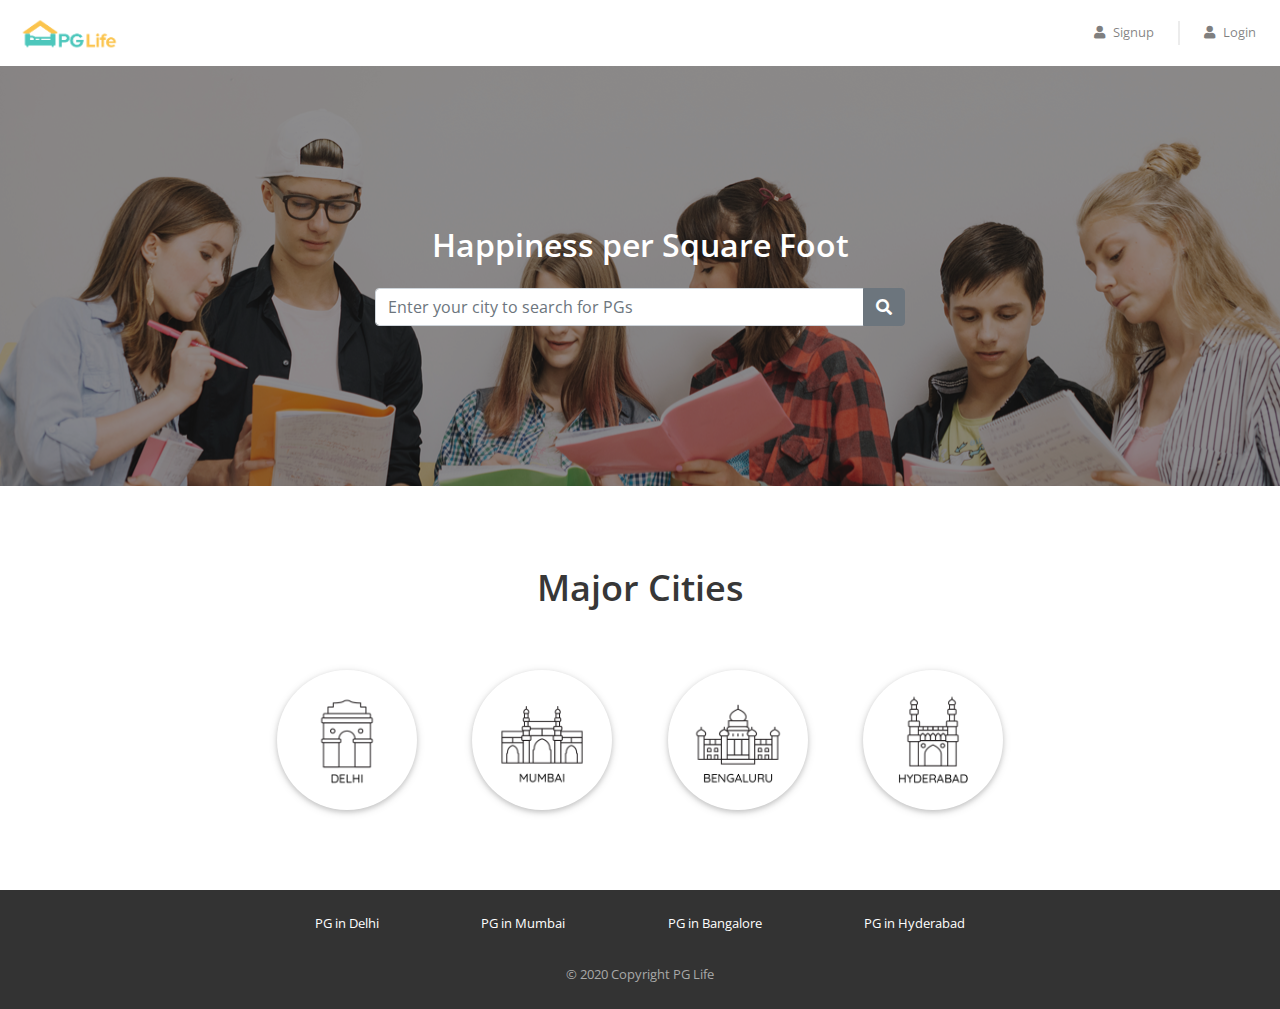
<file: index.html>
<!DOCTYPE html>
<html lang="en">

<head>
    <meta name="viewport" content="width=device-width, initial-scale=1">
    <title>Welcome | PG Life</title>

    <link href="css/bootstrap.min.css" rel="stylesheet" />
    <link href="https://use.fontawesome.com/releases/v5.11.2/css/all.css" rel="stylesheet" />
    <link href="https://fonts.googleapis.com/css2?family=Open+Sans:ital,wght@0,300;0,400;0,600;0,700;0,800;1,300;1,400;1,600;1,700;1,800&display=swap" rel="stylesheet" />
    <link href="css/common.css" rel="stylesheet" />
    <link href="css/home.css" rel="stylesheet" />
</head>

<body>
    <div class="header sticky-top">
        <nav class="navbar navbar-expand-md navbar-light">
            <a class="navbar-brand" href="index.html">
                <img src="img/logo.png" />
            </a>
            <button class="navbar-toggler" type="button" data-toggle="collapse" data-target="#my-navbar">
                <span class="navbar-toggler-icon"></span>
            </button>

            <div class="collapse navbar-collapse justify-content-end" id="my-navbar">
                <ul class="navbar-nav">
                    <li class="nav-item">
                        <a class="nav-link" href="#" data-toggle="modal" data-target="#signup-modal">
                            <i class="fas fa-user"></i>Signup
                        </a>
                    </li>
                    <div class="nav-vl"></div>
                    <li class="nav-item">
                        <a class="nav-link" href="#" data-toggle="modal" data-target="#login-modal">
                            <i class="fas fa-user"></i>Login
                        </a>
                    </li>
                </ul>
            </div>
        </nav>
    </div>

    <div id="loading">
    </div>

    <div class="banner-container">
        <h2 class="white pb-3">Happiness per Square Foot</h2>

        <form id="search-form">
            <div class="input-group city-search">
                <input type="text" class="form-control input-city" id='city' name='city' placeholder="Enter your city to search for PGs" />
                <div class="input-group-append">
                    <button type="submit" class="btn btn-secondary">
                        <i class="fa fa-search"></i>
                    </button>
                </div>
            </div>
        </form>
    </div>

    <div class="page-container">
        <h1 class="city-heading">
            Major Cities
        </h1>
        <div class="row">
            <div class="city-card-container col-md">
                <a href="dproperty_list.html">
                    <div class="city-card rounded-circle">
                        <img src="img/delhi.png" class="city-img" />
                    </div>
                </a>
            </div>

            <div class="city-card-container col-md">
                <a href="property_list.html">
                    <div class="city-card rounded-circle">
                        <img src="img/mumbai.png" class="city-img" />
                    </div>
                </a>
            </div>

            <div class="city-card-container col-md">
                <a href="bproparty_list.html">
                    <div class="city-card rounded-circle">
                        <img src="img/bangalore.png" class="city-img" />
                    </div>
                </a>
            </div>

            <div class="city-card-container col-md">
                <a href="hproperty_list.html">
                    <div class="city-card rounded-circle">
                        <img src="img/hyderabad.png" class="city-img" />
                    </div>
                </a>
            </div>
        </div>
    </div>

    <div class="modal fade" id="signup-modal" tabindex="-1" role="dialog" aria-labelledby="signup-heading" aria-hidden="true">
        <div class="modal-dialog" role="document">
            <div class="modal-content">
                <div class="modal-header">
                    <h5 class="modal-title" id="signup-heading">Signup with PGLife</h5>
                    <button type="button" class="close" data-dismiss="modal" aria-label="Close">
                        <span aria-hidden="true">&times;</span>
                    </button>
                </div>

                <div class="modal-body">
                    <form id="signup-form" class="form" role="form">
                        <div class="input-group form-group">
                            <div class="input-group-prepend">
                                <span class="input-group-text">
                                    <i class="fas fa-user"></i>
                                </span>
                            </div>
                            <input type="text" class="form-control" name="full_name" placeholder="Full Name" maxlength="30" required>
                        </div>

                        <div class="input-group form-group">
                            <div class="input-group-prepend">
                                <span class="input-group-text">
                                    <i class="fas fa-phone-alt"></i>
                                </span>
                            </div>
                            <input type="text" class="form-control" name="phone" placeholder="Phone Number" maxlength="10" minlength="10" required>
                        </div>

                        <div class="input-group form-group">
                            <div class="input-group-prepend">
                                <span class="input-group-text">
                                    <i class="fas fa-envelope"></i>
                                </span>
                            </div>
                            <input type="email" class="form-control" name="email" placeholder="Email" required>
                        </div>

                        <div class="input-group form-group">
                            <div class="input-group-prepend">
                                <span class="input-group-text">
                                    <i class="fas fa-lock"></i>
                                </span>
                            </div>
                            <input type="password" class="form-control" name="password" placeholder="Password" minlength="6" required>
                        </div>

                        <div class="input-group form-group">
                            <div class="input-group-prepend">
                                <span class="input-group-text">
                                    <i class="fas fa-university"></i>
                                </span>
                            </div>
                            <input type="text" class="form-control" name="college_name" placeholder="College Name" maxlength="150" required>
                        </div>

                        <div class="form-group">
                            <span>I'm a</span>
                            <input type="radio" class="ml-3" id="gender-male" name="gender" value="male" /> Male
                            <label for="gender-male">
                            </label>
                            <input type="radio" class="ml-3" id="gender-female" name="gender" value="female" />
                            <label for="gender-female">
                                Female
                            </label>
                        </div>

                        <div class="form-group">
                            <button type="submit" class="btn btn-block btn-primary">Create Account</button>
                        </div>
                    </form>
                </div>

                <div class="modal-footer">
                    <span>Already have an account?
                        <a href="#" data-dismiss="modal" data-toggle="modal" data-target="#login-modal">Login</a>
                    </span>
                </div>
            </div>
        </div>
    </div>

    <div class="modal fade" id="login-modal" tabindex="-1" role="dialog" aria-labelledby="login-heading" aria-hidden="true">
        <div class="modal-dialog modal-dialog-centered" role="document">
            <div class="modal-content">
                <div class="modal-header">
                    <h5 class="modal-title" id="login-heading">Login with PGLife</h5>
                    <button type="button" class="close" data-dismiss="modal" aria-label="Close">
                        <span aria-hidden="true">&times;</span>
                    </button>
                </div>

                <div class="modal-body">
                    <form id="login-form" class="form" role="form">
                        <div class="input-group form-group">
                            <div class="input-group-prepend">
                                <span class="input-group-text">
                                    <i class="fas fa-user"></i>
                                </span>
                            </div>
                            <input type="email" class="form-control" name="email" placeholder="Email" required>
                        </div>

                        <div class="input-group form-group">
                            <div class="input-group-prepend">
                                <span class="input-group-text">
                                    <i class="fas fa-lock"></i>
                                </span>
                            </div>
                            <input type="password" class="form-control" name="password" placeholder="Password" minlength="6" required>
                        </div>

                        <div class="form-group">
                            <button type="submit" class="btn btn-block btn-primary">Login</button>
                            <div class="text-center">
                            <a href="dashboard.html"> Your Id</a>
                        </div>
                        </div>
                    </form>
                </div>

                <div class="modal-footer">
                    <span>
                        <a href="#" data-dismiss="modal" data-toggle="modal" data-target="#signup-modal">Click here</a>
                        to register a new account
                    </span>
                </div>
            </div>
        </div>
    </div>

    <div class="footer">
        <div class="page-container footer-container">
            <div class="footer-cities">
                <div class="footer-city">
                    <a href="dproperty_list.html">PG in Delhi</a>
                </div>
                <div class="footer-city">
                    <a href="property_list.html">PG in Mumbai</a>
                </div>
                <div class="footer-city">
                    <a href="bg.html">PG in Bangalore</a>
                </div>
                <div class="footer-city">
                    <a href="hy.html">PG in Hyderabad</a>
                </div>
            </div>
            <div class="footer-copyright">© 2020 Copyright PG Life </div>
        </div>
    </div>

    <script type="text/javascript" src="js/jquery.js"></script>
    <script type="text/javascript" src="js/bootstrap.min.js"></script>
</body>

</html>
</file>
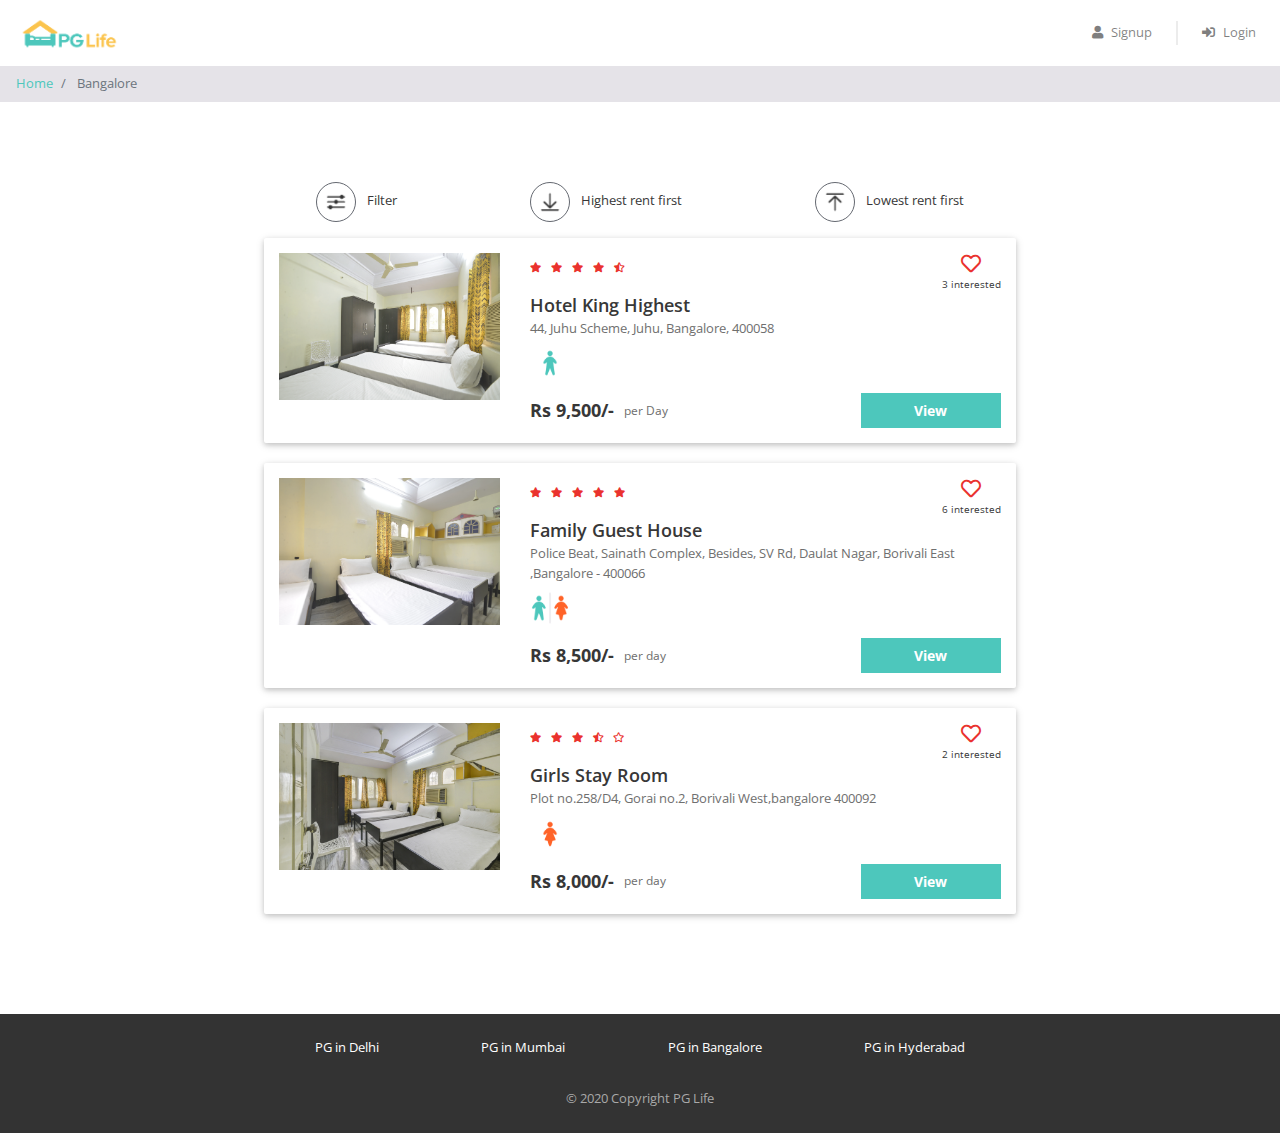
<file: bproparty_list.html>
<!DOCTYPE html>
<html lang="en">

<head>
    <meta name="viewport" content="width=device-width, initial-scale=1">
    <title>Best OYO Room in Bangalore| OYO Life</title>

    <link href="css/bootstrap.min.css" rel="stylesheet" />
    <link href="https://use.fontawesome.com/releases/v5.11.2/css/all.css" rel="stylesheet" />
    <link href="https://fonts.googleapis.com/css2?family=Open+Sans:ital,wght@0,300;0,400;0,600;0,700;0,800;1,300;1,400;1,600;1,700;1,800&display=swap" rel="stylesheet" />
    <link href="css/common.css" rel="stylesheet" />
    <link href="css/property_list.css" rel="stylesheet" />
</head>

<body>
    <div class="header sticky-top">
        <nav class="navbar navbar-expand-md navbar-light">
            <a class="navbar-brand" href="index.html">
                <img src="img/logo.png" />
            </a>
            <button class="navbar-toggler" type="button" data-toggle="collapse" data-target="#my-navbar">
                <span class="navbar-toggler-icon"></span>
            </button>

            <div class="collapse navbar-collapse justify-content-end" id="my-navbar">
                <ul class="navbar-nav">
                    <li class="nav-item">
                        <a class="nav-link" href="#" data-toggle="modal" data-target="#signup-modal">
                            <i class="fas fa-user"></i>Signup
                        </a>
                    </li>
                    <div class="nav-vl"></div>
                    <li class="nav-item">
                        <a class="nav-link" href="#" data-toggle="modal" data-target="#login-modal">
                            <i class="fas fa-sign-in-alt"></i>Login
                        </a>
                    </li>
                </ul>
            </div>
        </nav>
    </div>

    <div id="loading">
    </div>

    <nav aria-label="breadcrumb">
        <ol class="breadcrumb py-2">
            <li class="breadcrumb-item">
                <a href="index.html">Home</a>
            </li>
            <li class="breadcrumb-item active" aria-current="page">
                Bangalore
            </li>
        </ol>
    </nav>

    <div class="page-container">
        <div class="filter-bar row justify-content-around">
            <div class="col-auto" data-toggle="modal" data-target="#filter-modal">
                <img src="img/filter.png" alt="filter" />
                <span>Filter</span>
            </div>
            <div class="col-auto">
                <img src="img/desc.png" alt="sort-desc" />
                <span>Highest rent first</span>
            </div>
            <div class="col-auto">
                <img src="img/asc.png" alt="sort-asc" />
                <span>Lowest rent first</span>
            </div>
        </div>

        
        <div class="property-card row">
            <div class="image-container col-md-4">
                <img src="img/properties/1/1d4f0757fdb86d5f.jpg" />
            </div>
            <div class="content-container col-md-8">
                <div class="row no-gutters justify-content-between">
                    <div class="star-container" title="4.5">
                        <i class="fas fa-star"></i>
                        <i class="fas fa-star"></i>
                        <i class="fas fa-star"></i>
                        <i class="fas fa-star"></i>
                        <i class="fas fa-star-half-alt"></i>
                    </div>
                    <div class="interested-container">
                        <i class="far fa-heart"></i>
                        <div class="interested-text">3 interested</div>
                    </div>
                </div>
                <div class="detail-container">
                    <div class="property-name">Hotel King Highest</div>
                    <div class="property-address">44, Juhu Scheme, Juhu, Bangalore, 400058</div>
                    <div class="property-gender">
                        <img src="img/male.png" />
                    </div>
                </div>
                <div class="row no-gutters">
                    <div class="rent-container col-6">
                        <div class="rent">Rs 9,500/-</div>
                        <div class="rent-unit">per Day</div>
                    </div>
                    <div class="button-container col-6">
                        <a href="kingproperty_detail.html" class="btn btn-primary">View</a>
                    </div>
                </div>
            </div>
        </div>

        <div class="property-card row">
            <div class="image-container col-md-4">
                <img src="img/properties/1/eace7b9114fd6046.jpg" />
            </div>
            <div class="content-container col-md-8">
                <div class="row no-gutters justify-content-between">
                    <div class="star-container" title="4.8">
                        <i class="fas fa-star"></i>
                        <i class="fas fa-star"></i>
                        <i class="fas fa-star"></i>
                        <i class="fas fa-star"></i>
                        <i class="fas fa-star"></i>
                    </div>
                    <div class="interested-container">
                        <i class="far fa-heart"></i>
                        <div class="interested-text">6 interested</div>
                    </div>
                </div>
                <div class="detail-container">
                    <div class="property-name">Family Guest House</div>
                    <div class="property-address">Police Beat, Sainath Complex, Besides, SV Rd, Daulat Nagar, Borivali East ,Bangalore - 400066</div>
                    <div class="property-gender">
                        <img src="img/unisex.png" />
                    </div>
                </div>
                <div class="row no-gutters">
                    <div class="rent-container col-6">
                        <div class="rent">Rs 8,500/-</div>
                        <div class="rent-unit">per day</div>
                    </div>
                    <div class="button-container col-6">
                        <a href="fam2property_detail.html" class="btn btn-primary">View</a>
                    </div>
                </div>
            </div>
        </div>

        <div class="property-card row">
            <div class="image-container col-md-4">
                <img src="img/properties/1/46ebbb537aa9fb0a.jpg" />
            </div>
            <div class="content-container col-md-8">
                <div class="row no-gutters justify-content-between">
                    <div class="star-container" title="3.5">
                        <i class="fas fa-star"></i>
                        <i class="fas fa-star"></i>
                        <i class="fas fa-star"></i>
                        <i class="fas fa-star-half-alt"></i>
                        <i class="far fa-star"></i>
                    </div>
                    <div class="interested-container">
                        <i class="far fa-heart"></i>
                        <div class="interested-text">2 interested</div>
                    </div>
                </div>
                <div class="detail-container">
                    <div class="property-name">Girls Stay Room</div>
                    <div class="property-address">Plot no.258/D4, Gorai no.2, Borivali West,bangalore 400092</div>
                    <div class="property-gender">
                        <img src="img/female.png" />
                    </div>
                </div>
                <div class="row no-gutters">
                    <div class="rent-container col-6">
                        <div class="rent">Rs 8,000/-</div>
                        <div class="rent-unit">per day</div>
                    </div>
                    <div class="button-container col-6">
                        <a href="girlproparty_detail.html" class="btn btn-primary">View</a>
                    </div>
                </div>
            </div>
        </div>
    </div>

    <div class="modal fade" id="filter-modal" tabindex="-1" role="dialog" aria-labelledby="filter-heading" aria-hidden="true">
        <div class="modal-dialog modal-dialog-centered" role="document">
            <div class="modal-content">
                <div class="modal-header">
                    <h3 class="modal-title" id="filter-heading">Filters</h3>
                    <button type="button" class="close" data-dismiss="modal" aria-label="Close">
                        <span aria-hidden="true">&times;</span>
                    </button>
                </div>

                <div class="modal-body">
                    <h5>Gender</h5>
                    <hr />
                    <div>
                        <button class="btn btn-outline-dark btn-active">
                            No Filter
                        </button>
                        <button class="btn btn-outline-dark">
                            <i class="fas fa-venus-mars"></i>Unisex
                        </button>
                        <button class="btn btn-outline-dark">
                            <i class="fas fa-mars"></i>Male
                        </button>
                        <button class="btn btn-outline-dark">
                            <i class="fas fa-venus"></i>Female
                        </button>
                    </div>
                </div>

                <div class="modal-footer">
                    <button data-dismiss="modal" class="btn btn-success">Okay</button>
                </div>
            </div>
        </div>
    </div>

    <div class="modal fade" id="signup-modal" tabindex="-1" role="dialog" aria-labelledby="signup-heading" aria-hidden="true">
        <div class="modal-dialog" role="document">
            <div class="modal-content">
                <div class="modal-header">
                    <h5 class="modal-title" id="signup-heading">Signup with PGLife</h5>
                    <button type="button" class="close" data-dismiss="modal" aria-label="Close">
                        <span aria-hidden="true">&times;</span>
                    </button>
                </div>

                <div class="modal-body">
                    <form id="signup-form" class="form" role="form">
                        <div class="input-group form-group">
                            <div class="input-group-prepend">
                                <span class="input-group-text">
                                    <i class="fas fa-user"></i>
                                </span>
                            </div>
                            <input type="text" class="form-control" name="full_name" placeholder="Full Name" maxlength="30" required>
                        </div>

                        <div class="input-group form-group">
                            <div class="input-group-prepend">
                                <span class="input-group-text">
                                    <i class="fas fa-phone-alt"></i>
                                </span>
                            </div>
                            <input type="text" class="form-control" name="phone" placeholder="Phone Number" maxlength="10" minlength="10" required>
                        </div>

                        <div class="input-group form-group">
                            <div class="input-group-prepend">
                                <span class="input-group-text">
                                    <i class="fas fa-envelope"></i>
                                </span>
                            </div>
                            <input type="email" class="form-control" name="email" placeholder="Email" required>
                        </div>

                        <div class="input-group form-group">
                            <div class="input-group-prepend">
                                <span class="input-group-text">
                                    <i class="fas fa-lock"></i>
                                </span>
                            </div>
                            <input type="password" class="form-control" name="password" placeholder="Password" minlength="6" required>
                        </div>

                        <div class="input-group form-group">
                            <div class="input-group-prepend">
                                <span class="input-group-text">
                                    <i class="fas fa-university"></i>
                                </span>
                            </div>
                            <input type="text" class="form-control" name="college_name" placeholder="College Name" maxlength="150" required>
                        </div>

                        <div class="form-group">
                            <span>I'm a</span>
                            <input type="radio" class="ml-3" id="gender-male" name="gender" value="male" /> Male
                            <label for="gender-male">
                            </label>
                            <input type="radio" class="ml-3" id="gender-female" name="gender" value="female" />
                            <label for="gender-female">
                                Female
                            </label>
                        </div>

                        <div class="form-group">
                            <button type="submit" class="btn btn-block btn-primary">Create Account</button>
                        </div>
                    </form>
                </div>

                <div class="modal-footer">
                    <span>Already have an account?
                        <a href="#" data-dismiss="modal" data-toggle="modal" data-target="#login-modal">Login</a>
                    </span>
                </div>
            </div>
        </div>
    </div>

    <div class="modal fade" id="login-modal" tabindex="-1" role="dialog" aria-labelledby="login-heading" aria-hidden="true">
        <div class="modal-dialog modal-dialog-centered" role="document">
            <div class="modal-content">
                <div class="modal-header">
                    <h5 class="modal-title" id="login-heading">Login with PGLife</h5>
                    <button type="button" class="close" data-dismiss="modal" aria-label="Close">
                        <span aria-hidden="true">&times;</span>
                    </button>
                </div>

                <div class="modal-body">
                    <form id="login-form" class="form" role="form">
                        <div class="input-group form-group">
                            <div class="input-group-prepend">
                                <span class="input-group-text">
                                    <i class="fas fa-user"></i>
                                </span>
                            </div>
                            <input type="email" class="form-control" name="email" placeholder="Email" required>
                        </div>

                        <div class="input-group form-group">
                            <div class="input-group-prepend">
                                <span class="input-group-text">
                                    <i class="fas fa-lock"></i>
                                </span>
                            </div>
                            <input type="password" class="form-control" name="password" placeholder="Password" minlength="6" required>
                        </div>

                        <div class="form-group">
                            <button type="submit" class="btn btn-block btn-primary">Login</button>
                        </div>
                    </form>
                </div>

                <div class="modal-footer">
                    <span>
                        <a href="#" data-dismiss="modal" data-toggle="modal" data-target="#signup-modal">Click here</a>
                        to register a new account
                    </span>
                </div>
            </div>
        </div>
    </div>

    <div class="footer">
        <div class="page-container footer-container">
            <div class="footer-cities">
                <div class="footer-city">
                    <a href="property_list.html">PG in Delhi</a>
                </div>
                <div class="footer-city">
                    <a href="property_list.html">PG in Mumbai</a>
                </div>
                <div class="footer-city">
                    <a href="property_list.html">PG in Bangalore</a>
                </div>
                <div class="footer-city">
                    <a href="property_list.html">PG in Hyderabad</a>
                </div>
            </div>
            <div class="footer-copyright">© 2020 Copyright PG Life </div>
        </div>
    </div>

    <script type="text/javascript" src="js/jquery.js"></script>
    <script type="text/javascript" src="js/bootstrap.min.js"></script>
</body>

</html>
</file>
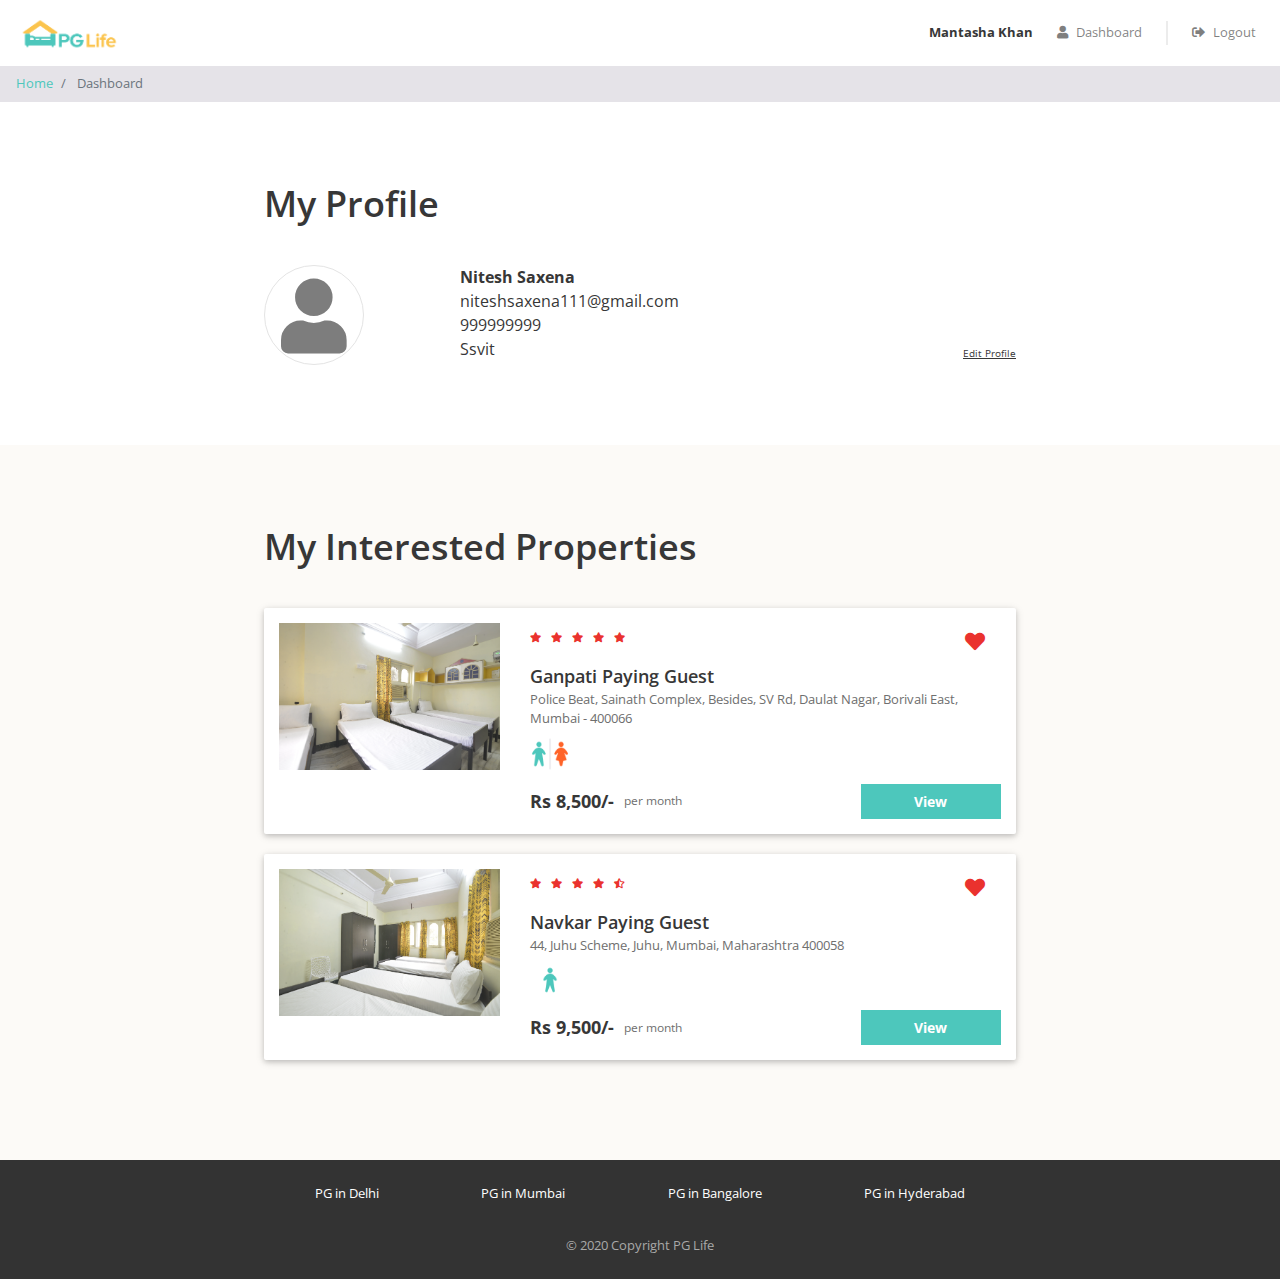
<file: dashboard.html>
<!DOCTYPE html>
<html lang="en">

<head>
    <meta name="viewport" content="width=device-width, initial-scale=1">
    <title>Dashboard | PG Life</title>

    <link href="css/bootstrap.min.css" rel="stylesheet" />
    <link href="https://use.fontawesome.com/releases/v5.11.2/css/all.css" rel="stylesheet" />
    <link href="https://fonts.googleapis.com/css2?family=Open+Sans:ital,wght@0,300;0,400;0,600;0,700;0,800;1,300;1,400;1,600;1,700;1,800&display=swap" rel="stylesheet" />
    <link href="css/common.css" rel="stylesheet" />
    <link href="css/dashboard.css" rel="stylesheet" />
</head>

<body>
<div class="header sticky-top">
        <nav class="navbar navbar-expand-md navbar-light">
            <a class="navbar-brand" href="index.html">
                <img src="img/logo.png" />
            </a>
            <button class="navbar-toggler" type="button" data-toggle="collapse" data-target="#my-navbar">
                <span class="navbar-toggler-icon"></span>
            </button>

            <div class="collapse navbar-collapse justify-content-end" id="my-navbar">
                <ul class="navbar-nav">
                    <div class='nav-name'>
                        Mantasha Khan
                    </div>
                    <li class="nav-item">
                        <a class="nav-link" href="dashboard.html">
                            <i class="fas fa-user"></i>Dashboard
                        </a>
                    </li>
                    <div class="nav-vl"></div>
                    <li class="nav-item">
                        <a class="nav-link" href="#">
                            <i class="fas fa-sign-out-alt"></i>Logout
                        </a>
                    </li>
                </ul>
            </div>
        </nav>
    </div>

    <div id="loading">
    </div>

    <nav aria-label="breadcrumb">
        <ol class="breadcrumb py-2">
            <li class="breadcrumb-item">
                <a href="index.html">Home</a>
            </li>
            <li class="breadcrumb-item active" aria-current="page">
                Dashboard
            </li>
        </ol>
    </nav>

    <div class="my-profile page-container">
        <h1>My Profile</h1>
        <div class="row">
            <div class="col-md-3 profile-img-container">
                <i class="fas fa-user profile-img"></i>
            </div>
            <div class="col-md-9">
                <div class="row no-gutters justify-content-between align-items-end">
                    <div class="profile">
                        <div class="name">Nitesh Saxena</div>
                        <div class="email">niteshsaxena111@gmail.com</div>
                        <div class="phone">999999999</div>
                        <div class="college">Ssvit</div>
                    </div>
                    <div class="edit">
                        <div class="edit-profile">Edit Profile</div>
                    </div>
                </div>
            </div>
        </div>
    </div>

    <div class="my-interested-properties">
        <div class="page-container">
            <h1>My Interested Properties</h1>

            <div class="property-card property-id-1 row">
                <div class="image-container col-md-4">
                    <img src="img/properties/1/eace7b9114fd6046.jpg" />
                </div>
                <div class="content-container col-md-8">
                    <div class="row no-gutters justify-content-between">
                        <div class="star-container" title="4.8">
                            <i class="fas fa-star"></i>
                            <i class="fas fa-star"></i>
                            <i class="fas fa-star"></i>
                            <i class="fas fa-star"></i>
                            <i class="fas fa-star"></i>
                        </div>
                        <div class="interested-container">
                            <i class="is-interested-image fas fa-heart" property_id="1"></i>
                        </div>
                    </div>
                    <div class="detail-container">
                        <div class="property-name">Ganpati Paying Guest</div>
                        <div class="property-address">Police Beat, Sainath Complex, Besides, SV Rd, Daulat Nagar, Borivali East, Mumbai - 400066</div>
                        <div class="property-gender">
                            <img src="img/unisex.png">
                        </div>
                    </div>
                    <div class="row no-gutters">
                        <div class="rent-container col-6">
                            <div class="rent">Rs 8,500/-</div>
                            <div class="rent-unit">per month</div>
                        </div>
                        <div class="button-container col-6">
                            <a href="property_detail.html" class="btn btn-primary">View</a>
                        </div>
                    </div>
                </div>
            </div>

            <div class="property-card property-id-2 row">
                <div class="image-container col-md-4">
                    <img src="img/properties/1/1d4f0757fdb86d5f.jpg" />
                </div>
                <div class="content-container col-md-8">
                    <div class="row no-gutters justify-content-between">
                        <div class="star-container" title="4.5">
                            <i class="fas fa-star"></i>
                            <i class="fas fa-star"></i>
                            <i class="fas fa-star"></i>
                            <i class="fas fa-star"></i>
                            <i class="fas fa-star-half-alt"></i>
                        </div>
                        <div class="interested-container">
                            <i class="is-interested-image fas fa-heart" property_id="2"></i>
                        </div>
                    </div>
                    <div class="detail-container">
                        <div class="property-name">Navkar Paying Guest</div>
                        <div class="property-address">44, Juhu Scheme, Juhu, Mumbai, Maharashtra 400058</div>
                        <div class="property-gender">
                            <img src="img/male.png">
                        </div>
                    </div>
                    <div class="row no-gutters">
                        <div class="rent-container col-6">
                            <div class="rent">Rs 9,500/-</div>
                            <div class="rent-unit">per month</div>
                        </div>
                        <div class="button-container col-6">
                            <a href="property_detail.html" class="btn btn-primary">View</a>
                        </div>
                    </div>
                </div>
            </div>


        </div>
    </div>

    <div class="footer">
        <div class="page-container footer-container">
            <div class="footer-cities">
                <div class="footer-city">
                    <a href="property_list.html">PG in Delhi</a>
                </div>
                <div class="footer-city">
                    <a href="property_list.html">PG in Mumbai</a>
                </div>
                <div class="footer-city">
                    <a href="property_list.html">PG in Bangalore</a>
                </div>
                <div class="footer-city">
                    <a href="property_list.html">PG in Hyderabad</a>
                </div>
            </div>
            <div class="footer-copyright">© 2020 Copyright PG Life </div>
        </div>
    </div>

    <script type="text/javascript" src="js/jquery.js"></script>
    <script type="text/javascript" src="js/bootstrap.min.js"></script>
</body>

</html>
</file>
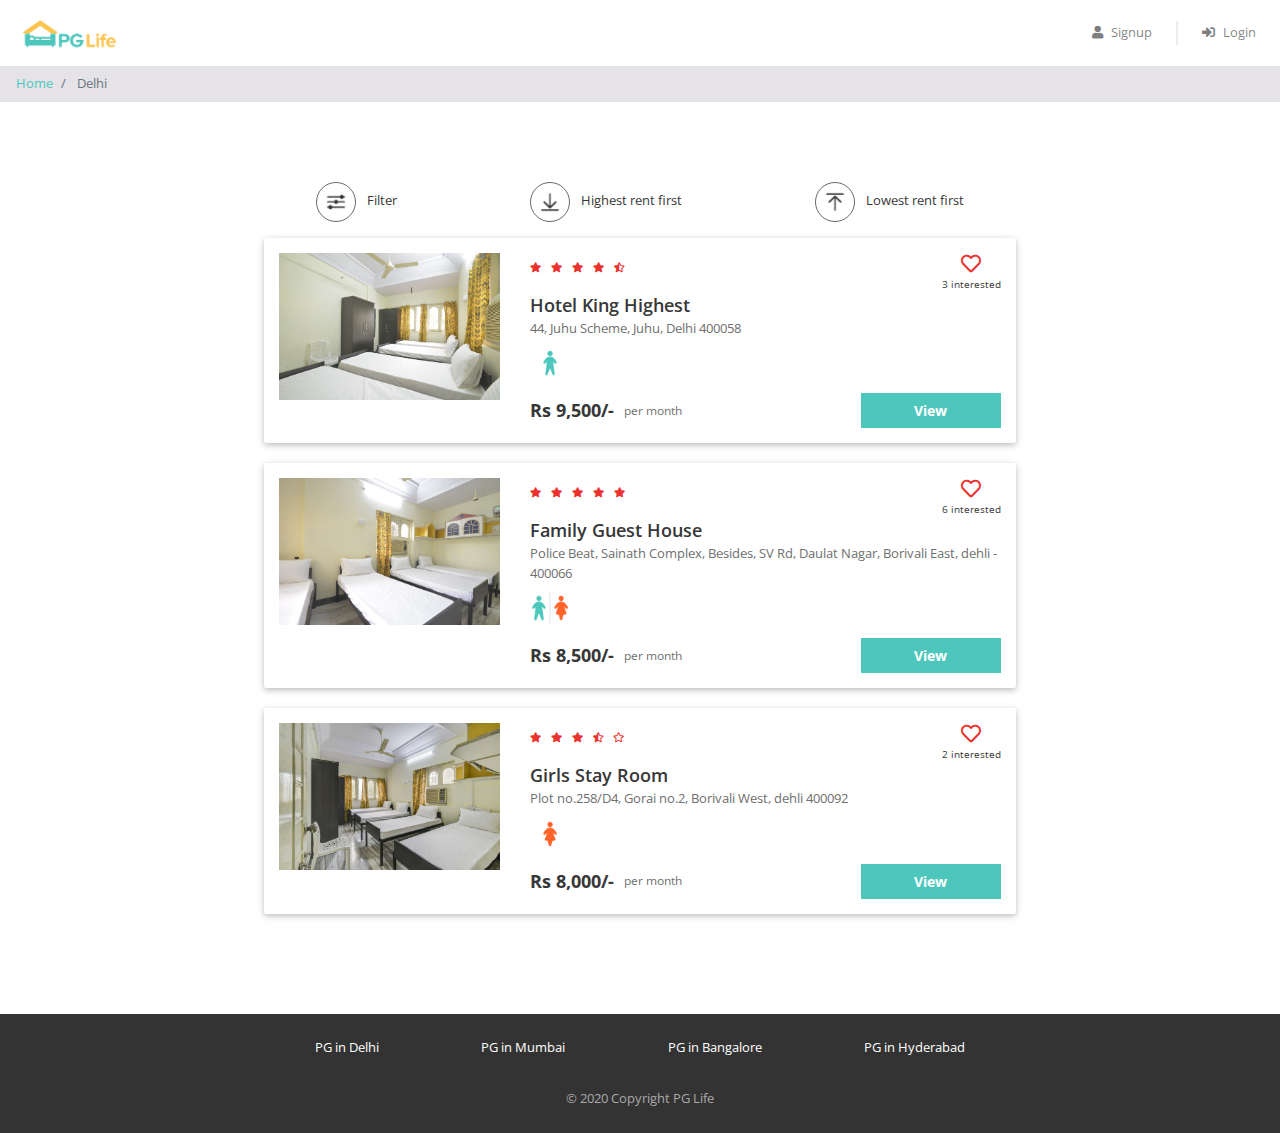
<file: dproperty_list.html>
<!DOCTYPE html>
<html lang="en">

<head>
    <meta name="viewport" content="width=device-width, initial-scale=1">
    <title>Best Room in Delhi| YOY Life</title>

    <link href="css/bootstrap.min.css" rel="stylesheet" />
    <link href="https://use.fontawesome.com/releases/v5.11.2/css/all.css" rel="stylesheet" />
    <link href="https://fonts.googleapis.com/css2?family=Open+Sans:ital,wght@0,300;0,400;0,600;0,700;0,800;1,300;1,400;1,600;1,700;1,800&display=swap" rel="stylesheet" />
    <link href="css/common.css" rel="stylesheet" />
    <link href="css/property_list.css" rel="stylesheet" />
</head>

<body>
    <div class="header sticky-top">
        <nav class="navbar navbar-expand-md navbar-light">
            <a class="navbar-brand" href="index.html">
                <img src="img/logo.png" />
            </a>
            <button class="navbar-toggler" type="button" data-toggle="collapse" data-target="#my-navbar">
                <span class="navbar-toggler-icon"></span>
            </button>

            <div class="collapse navbar-collapse justify-content-end" id="my-navbar">
                <ul class="navbar-nav">
                    <li class="nav-item">
                        <a class="nav-link" href="#" data-toggle="modal" data-target="#signup-modal">
                            <i class="fas fa-user"></i>Signup
                        </a>
                    </li>
                    <div class="nav-vl"></div>
                    <li class="nav-item">
                        <a class="nav-link" href="#" data-toggle="modal" data-target="#login-modal">
                            <i class="fas fa-sign-in-alt"></i>Login
                        </a>
                    </li>
                </ul>
            </div>
        </nav>
    </div>

    <div id="loading">
    </div>

    <nav aria-label="breadcrumb">
        <ol class="breadcrumb py-2">
            <li class="breadcrumb-item">
                <a href="index.html">Home</a>
            </li>
            <li class="breadcrumb-item active" aria-current="page">
                Delhi
            </li>
        </ol>
    </nav>

    <div class="page-container">
        <div class="filter-bar row justify-content-around">
            <div class="col-auto" data-toggle="modal" data-target="#filter-modal">
                <img src="img/filter.png" alt="filter" />
                <span>Filter</span>
            </div>
            <div class="col-auto">
                <img src="img/desc.png" alt="sort-desc" />
                <span>Highest rent first</span>
            </div>
            <div class="col-auto">
                <img src="img/asc.png" alt="sort-asc" />
                <span>Lowest rent first</span>
            </div>
        </div>

        
        <div class="property-card row">
            <div class="image-container col-md-4">
                <img src="img/properties/1/1d4f0757fdb86d5f.jpg" />
            </div>
            <div class="content-container col-md-8">
                <div class="row no-gutters justify-content-between">
                    <div class="star-container" title="4.5">
                        <i class="fas fa-star"></i>
                        <i class="fas fa-star"></i>
                        <i class="fas fa-star"></i>
                        <i class="fas fa-star"></i>
                        <i class="fas fa-star-half-alt"></i>
                    </div>
                    <div class="interested-container">
                        <i class="far fa-heart"></i>
                        <div class="interested-text">3 interested</div>
                    </div>
                </div>
                <div class="detail-container">
                    <div class="property-name"> Hotel King Highest</div>
                    <div class="property-address">44, Juhu Scheme, Juhu, Delhi 400058</div>
                    <div class="property-gender">
                        <img src="img/male.png" />
                    </div>
                </div>
                <div class="row no-gutters">
                    <div class="rent-container col-6">
                        <div class="rent">Rs 9,500/-</div>
                        <div class="rent-unit">per month</div>
                    </div>
                    <div class="button-container col-6">
                        <a href="kingproperty_detail.html" class="btn btn-primary">View</a>
                    </div>
                </div>
            </div>
        </div>

        <div class="property-card row">
            <div class="image-container col-md-4">
                <img src="img/properties/1/eace7b9114fd6046.jpg" />
            </div>
            <div class="content-container col-md-8">
                <div class="row no-gutters justify-content-between">
                    <div class="star-container" title="4.8">
                        <i class="fas fa-star"></i>
                        <i class="fas fa-star"></i>
                        <i class="fas fa-star"></i>
                        <i class="fas fa-star"></i>
                        <i class="fas fa-star"></i>
                    </div>
                    <div class="interested-container">
                        <i class="far fa-heart"></i>
                        <div class="interested-text">6 interested</div>
                    </div>
                </div>
                <div class="detail-container">
                    <div class="property-name">Family Guest House</div>
                    <div class="property-address">Police Beat, Sainath Complex, Besides, SV Rd, Daulat Nagar, Borivali East, dehli - 400066</div>
                    <div class="property-gender">
                        <img src="img/unisex.png" />
                    </div>
                </div>
                <div class="row no-gutters">
                    <div class="rent-container col-6">
                        <div class="rent">Rs 8,500/-</div>
                        <div class="rent-unit">per month</div>
                    </div>
                    <div class="button-container col-6">
                        <a href="fam2property_detail.html" class="btn btn-primary">View</a>
                    </div>
                </div>
            </div>
        </div>

        <div class="property-card row">
            <div class="image-container col-md-4">
                <img src="img/properties/1/46ebbb537aa9fb0a.jpg" />
            </div>
            <div class="content-container col-md-8">
                <div class="row no-gutters justify-content-between">
                    <div class="star-container" title="3.5">
                        <i class="fas fa-star"></i>
                        <i class="fas fa-star"></i>
                        <i class="fas fa-star"></i>
                        <i class="fas fa-star-half-alt"></i>
                        <i class="far fa-star"></i>
                    </div>
                    <div class="interested-container">
                        <i class="far fa-heart"></i>
                        <div class="interested-text">2 interested</div>
                    </div>
                </div>
                <div class="detail-container">
                    <div class="property-name">Girls Stay Room</div>
                    <div class="property-address">Plot no.258/D4, Gorai no.2, Borivali West, dehli 400092</div>
                    <div class="property-gender">
                        <img src="img/female.png" />
                    </div>
                </div>
                <div class="row no-gutters">
                    <div class="rent-container col-6">
                        <div class="rent">Rs 8,000/-</div>
                        <div class="rent-unit">per month</div>
                    </div>
                    <div class="button-container col-6">
                        <a href="girlproparty_detail.html" class="btn btn-primary">View</a>
                    </div>
                </div>
            </div>
        </div>
    </div>

    <div class="modal fade" id="filter-modal" tabindex="-1" role="dialog" aria-labelledby="filter-heading" aria-hidden="true">
        <div class="modal-dialog modal-dialog-centered" role="document">
            <div class="modal-content">
                <div class="modal-header">
                    <h3 class="modal-title" id="filter-heading">Filters</h3>
                    <button type="button" class="close" data-dismiss="modal" aria-label="Close">
                        <span aria-hidden="true">&times;</span>
                    </button>
                </div>

                <div class="modal-body">
                    <h5>Gender</h5>
                    <hr />
                    <div>
                        <button class="btn btn-outline-dark btn-active">
                            No Filter
                        </button>
                        <button class="btn btn-outline-dark">
                            <i class="fas fa-venus-mars"></i>Unisex
                        </button>
                        <button class="btn btn-outline-dark">
                            <i class="fas fa-mars"></i>Male
                        </button>
                        <button class="btn btn-outline-dark">
                            <i class="fas fa-venus"></i>Female
                        </button>
                    </div>
                </div>

                <div class="modal-footer">
                    <button data-dismiss="modal" class="btn btn-success">Okay</button>
                </div>
            </div>
        </div>
    </div>

    <div class="modal fade" id="signup-modal" tabindex="-1" role="dialog" aria-labelledby="signup-heading" aria-hidden="true">
        <div class="modal-dialog" role="document">
            <div class="modal-content">
                <div class="modal-header">
                    <h5 class="modal-title" id="signup-heading">Signup with PGLife</h5>
                    <button type="button" class="close" data-dismiss="modal" aria-label="Close">
                        <span aria-hidden="true">&times;</span>
                    </button>
                </div>

                <div class="modal-body">
                    <form id="signup-form" class="form" role="form">
                        <div class="input-group form-group">
                            <div class="input-group-prepend">
                                <span class="input-group-text">
                                    <i class="fas fa-user"></i>
                                </span>
                            </div>
                            <input type="text" class="form-control" name="full_name" placeholder="Full Name" maxlength="30" required>
                        </div>

                        <div class="input-group form-group">
                            <div class="input-group-prepend">
                                <span class="input-group-text">
                                    <i class="fas fa-phone-alt"></i>
                                </span>
                            </div>
                            <input type="text" class="form-control" name="phone" placeholder="Phone Number" maxlength="10" minlength="10" required>
                        </div>

                        <div class="input-group form-group">
                            <div class="input-group-prepend">
                                <span class="input-group-text">
                                    <i class="fas fa-envelope"></i>
                                </span>
                            </div>
                            <input type="email" class="form-control" name="email" placeholder="Email" required>
                        </div>

                        <div class="input-group form-group">
                            <div class="input-group-prepend">
                                <span class="input-group-text">
                                    <i class="fas fa-lock"></i>
                                </span>
                            </div>
                            <input type="password" class="form-control" name="password" placeholder="Password" minlength="6" required>
                        </div>

                        <div class="input-group form-group">
                            <div class="input-group-prepend">
                                <span class="input-group-text">
                                    <i class="fas fa-university"></i>
                                </span>
                            </div>
                            <input type="text" class="form-control" name="college_name" placeholder="College Name" maxlength="150" required>
                        </div>

                        <div class="form-group">
                            <span>I'm a</span>
                            <input type="radio" class="ml-3" id="gender-male" name="gender" value="male" /> Male
                            <label for="gender-male">
                            </label>
                            <input type="radio" class="ml-3" id="gender-female" name="gender" value="female" />
                            <label for="gender-female">
                                Female
                            </label>
                        </div>

                        <div class="form-group">
                            <button type="submit" class="btn btn-block btn-primary">Create Account</button>
                        </div>
                    </form>
                </div>

                <div class="modal-footer">
                    <span>Already have an account?
                        <a href="#" data-dismiss="modal" data-toggle="modal" data-target="#login-modal">Login</a>
                    </span>
                </div>
            </div>
        </div>
    </div>

    <div class="modal fade" id="login-modal" tabindex="-1" role="dialog" aria-labelledby="login-heading" aria-hidden="true">
        <div class="modal-dialog modal-dialog-centered" role="document">
            <div class="modal-content">
                <div class="modal-header">
                    <h5 class="modal-title" id="login-heading">Login with PGLife</h5>
                    <button type="button" class="close" data-dismiss="modal" aria-label="Close">
                        <span aria-hidden="true">&times;</span>
                    </button>
                </div>

                <div class="modal-body">
                    <form id="login-form" class="form" role="form">
                        <div class="input-group form-group">
                            <div class="input-group-prepend">
                                <span class="input-group-text">
                                    <i class="fas fa-user"></i>
                                </span>
                            </div>
                            <input type="email" class="form-control" name="email" placeholder="Email" required>
                        </div>

                        <div class="input-group form-group">
                            <div class="input-group-prepend">
                                <span class="input-group-text">
                                    <i class="fas fa-lock"></i>
                                </span>
                            </div>
                            <input type="password" class="form-control" name="password" placeholder="Password" minlength="6" required>
                        </div>

                        <div class="form-group">
                            <button type="submit" class="btn btn-block btn-primary">Login</button>
                        </div>
                    </form>
                </div>

                <div class="modal-footer">
                    <span>
                        <a href="#" data-dismiss="modal" data-toggle="modal" data-target="#signup-modal">Click here</a>
                        to register a new account
                    </span>
                </div>
            </div>
        </div>
    </div>

    <div class="footer">
        <div class="page-container footer-container">
            <div class="footer-cities">
                <div class="footer-city">
                    <a href="property_list.html">PG in Delhi</a>
                </div>
                <div class="footer-city">
                    <a href="property_list.html">PG in Mumbai</a>
                </div>
                <div class="footer-city">
                    <a href="property_list.html">PG in Bangalore</a>
                </div>
                <div class="footer-city">
                    <a href="property_list.html">PG in Hyderabad</a>
                </div>
            </div>
            <div class="footer-copyright">© 2020 Copyright PG Life </div>
        </div>
    </div>

    <script type="text/javascript" src="js/jquery.js"></script>
    <script type="text/javascript" src="js/bootstrap.min.js"></script>
</body>

</html>
</file>
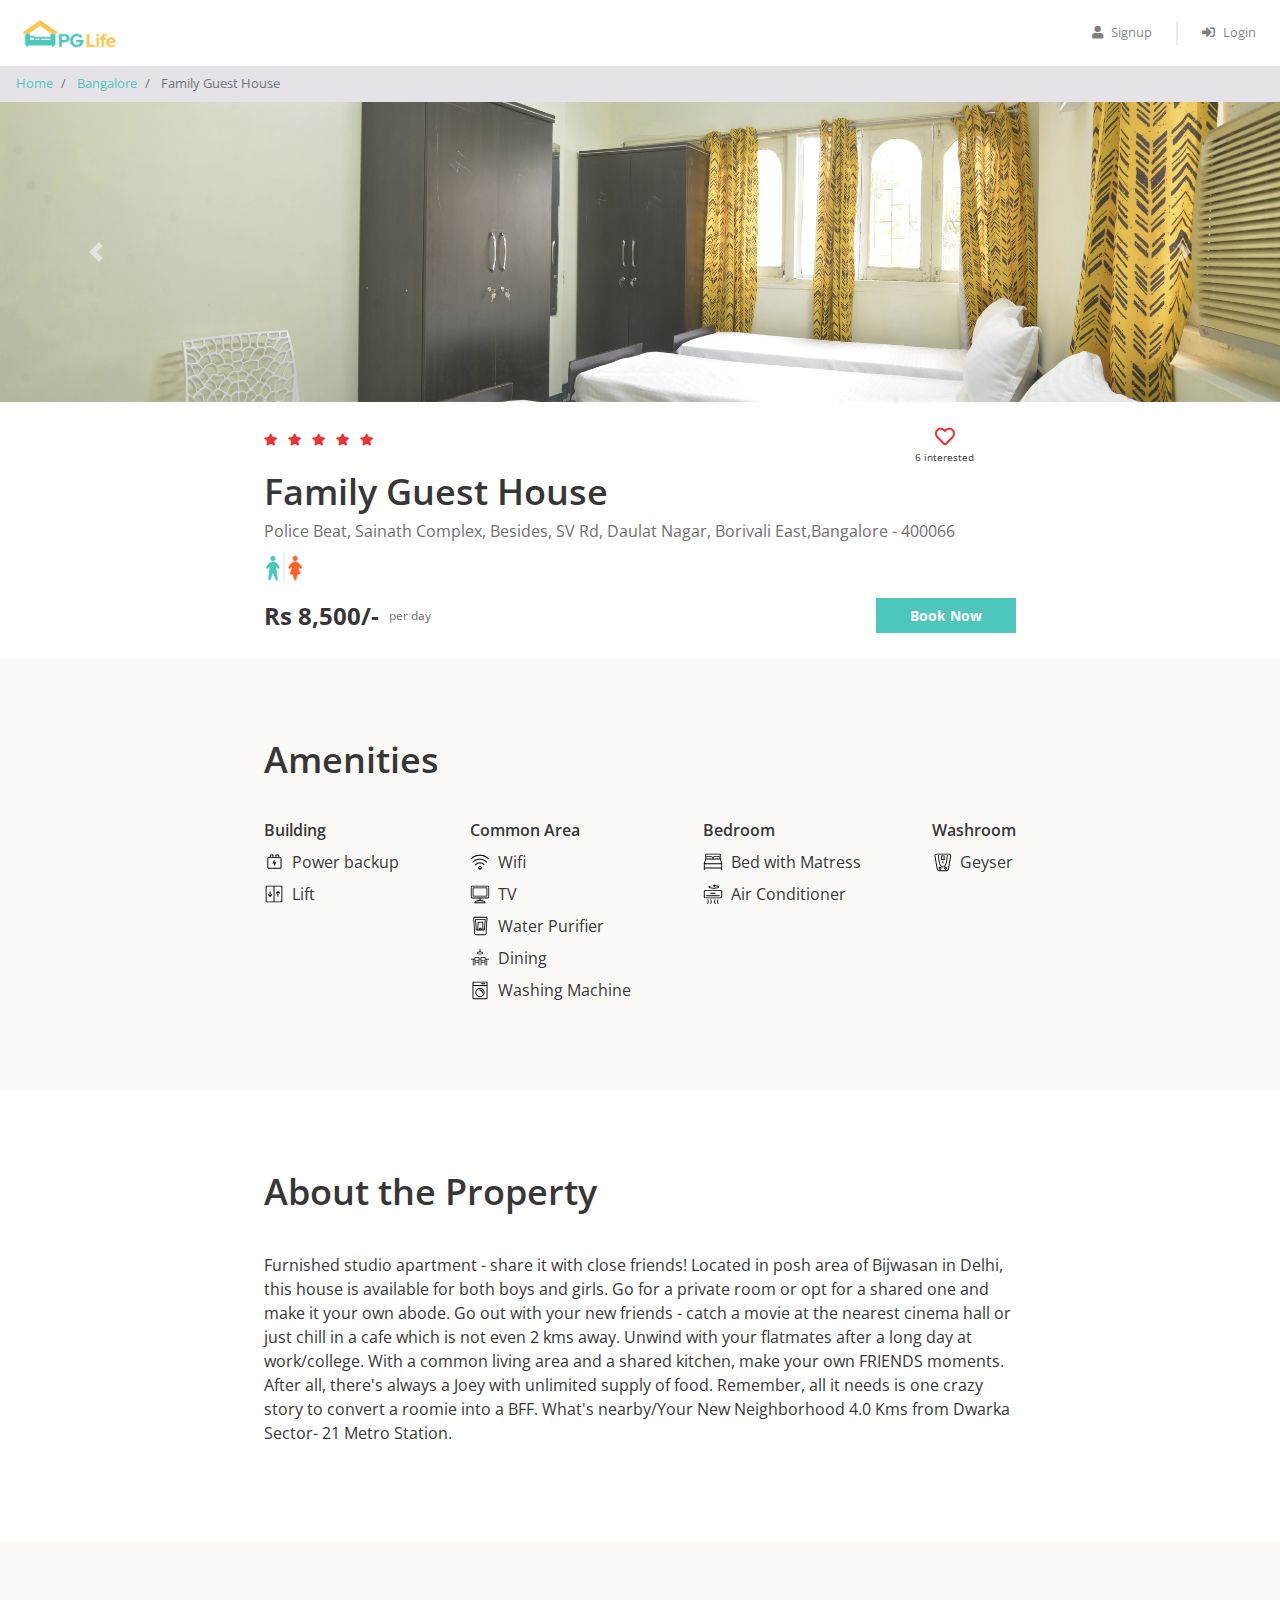
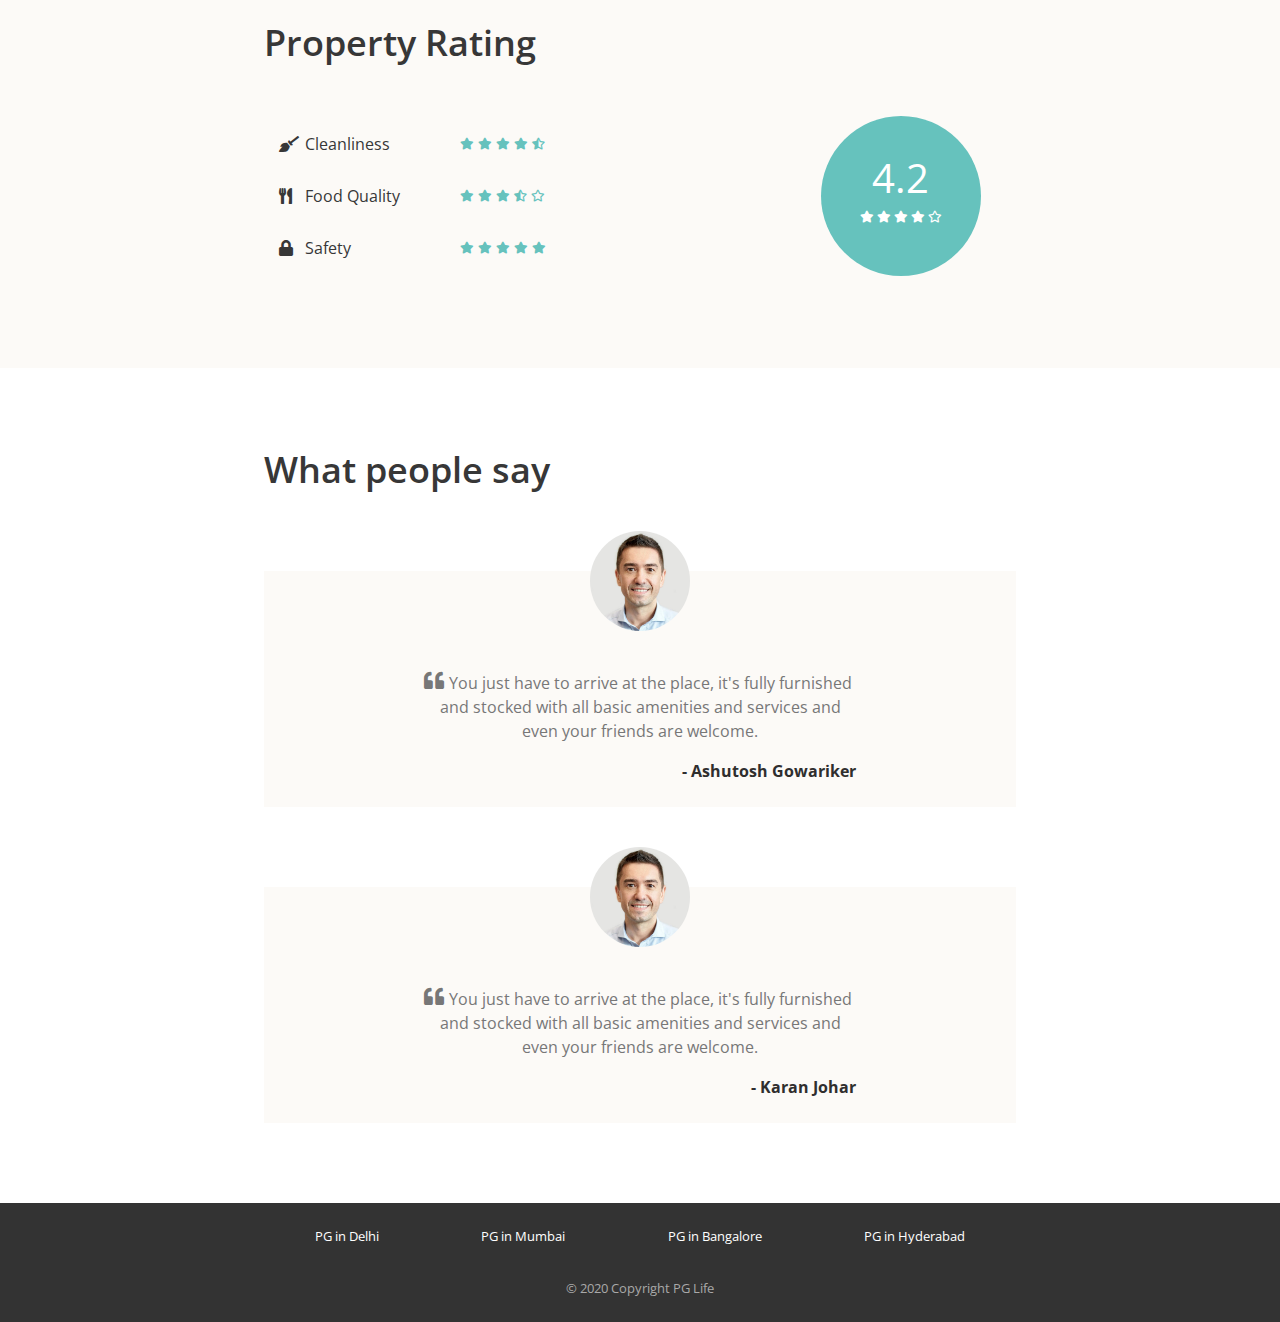
<file: fam2property_detail.html>
<!DOCTYPE html>
<html lang="en">

<head>
    <meta name="viewport" content="width=device-width, initial-scale=1">
    <title>Family Guest House | OYO Life</title>

    <link href="css/bootstrap.min.css" rel="stylesheet" />
    <link href="https://use.fontawesome.com/releases/v5.11.2/css/all.css" rel="stylesheet" />
    <link href="https://fonts.googleapis.com/css2?family=Open+Sans:ital,wght@0,300;0,400;0,600;0,700;0,800;1,300;1,400;1,600;1,700;1,800&display=swap" rel="stylesheet" />
    <link href="css/common.css" rel="stylesheet" />
    <link href="css/property_detail.css" rel="stylesheet" />
    <style>
        
    </style>
</head>   

<body>
    <div class="header sticky-top">
        <nav class="navbar navbar-expand-md navbar-light">
            <a class="navbar-brand" href="index.html">
                <img src="img/logo.png" />
            </a>
           
            <button class="navbar-toggler" type="button" data-toggle="collapse" data-target="#my-navbar">
                <span class="navbar-toggler-icon"></span>
            </button>

            <div class="collapse navbar-collapse justify-content-end" id="my-navbar">
                <ul class="navbar-nav">
                    <li class="nav-item">
                        <a class="nav-link" href="#" data-toggle="modal" data-target="#signup-modal">
                            <i class="fas fa-user"></i>Signup
                        </a>
                    </li>
                    <div class="nav-vl"></div>
                    <li class="nav-item">
                        <a class="nav-link" href="#" data-toggle="modal" data-target="#login-modal">
                            <i class="fas fa-sign-in-alt"></i>Login
                        </a>
                    </li>
                </ul>
            </div>
        </nav>
    </div>

    <div id="loading">
    </div>

    <nav aria-label="breadcrumb">
        <ol class="breadcrumb py-2">
            <li class="breadcrumb-item">
                <a href="index.html">Home</a>
            </li>
            <li class="breadcrumb-item">
                <a href="property_list.html">Bangalore</a>
            </li>
            <li class="breadcrumb-item active" aria-current="page">
                 Family Guest House
            </li>
        </ol>
    </nav>

    <div id="property-images" class="carousel slide" data-ride="carousel">
        <ol class="carousel-indicators">
            <li data-target="#property-images" data-slide-to="0" class="active"></li>
            <li data-target="#property-images" data-slide-to="1" class=""></li>
            <li data-target="#property-images" data-slide-to="2" class=""></li>
        </ol>
        <div class="carousel-inner">
            <div class="carousel-item active">
                <img class="d-block w-100" src="img/properties/1/1d4f0757fdb86d5f.jpg" alt="slide">
            </div>
            <div class="carousel-item">
                <img class="d-block w-100" src="img/properties/1/46ebbb537aa9fb0a.jpg" alt="slide">
            </div>
            <div class="carousel-item">
                <img class="d-block w-100" src="img/properties/1/eace7b9114fd6046.jpg" alt="slide">
            </div>
        </div>
        <a class="carousel-control-prev" href="#property-images" role="button" data-slide="prev">
            <span class="carousel-control-prev-icon" aria-hidden="true"></span>
            <span class="sr-only">Previous</span>
        </a>
        <a class="carousel-control-next" href="#property-images" role="button" data-slide="next">
            <span class="carousel-control-next-icon" aria-hidden="true"></span>
            <span class="sr-only">Next</span>
        </a>
    </div>

    <div class="property-summary page-container">
        <div class="row no-gutters justify-content-between">
            <div class="star-container" title="4.8">
                <i class="fas fa-star"></i>
                <i class="fas fa-star"></i>
                <i class="fas fa-star"></i>
                <i class="fas fa-star"></i>
                <i class="fas fa-star"></i>
            </div>
            <div class="interested-container">
                <i class="is-interested-image far fa-heart"></i>
                <div class="interested-text">
                    <span class="interested-user-count">6</span> interested
                </div>
            </div>
        </div>
        <div class="detail-container">
            <div class="property-name">Family Guest House</div>
            <div class="property-address">Police Beat, Sainath Complex, Besides, SV Rd, Daulat Nagar, Borivali East,Bangalore - 400066</div>
            <div class="property-gender">
                <img src="img/unisex.png" />
            </div>
        </div>
        <div class="row no-gutters">
            <div class="rent-container col-6">
                <div class="rent">Rs 8,500/-</div>
                <div class="rent-unit">per day</div>
            </div>
            <div class="button-container col-6">
                <a href="Bbook.html"   class="btn btn-primary">Book Now</a>
                
            </div>
        </div>
    </div>

    <div class="property-amenities">
        <div class="page-container">
            <h1>Amenities</h1>
            <div class="row justify-content-between">
                <div class="col-md-auto">
                    <h5>Building</h5>
                    <div class="amenity-container">
                        <img src="img/amenities/powerbackup.svg">
                        <span>Power backup</span>
                    </div>
                    <div class="amenity-container">
                        <img src="img/amenities/lift.svg">
                        <span>Lift</span>
                    </div>
                </div>

                <div class="col-md-auto">
                    <h5>Common Area</h5>
                    <div class="amenity-container">
                        <img src="img/amenities/wifi.svg">
                        <span>Wifi</span>
                    </div>
                    <div class="amenity-container">
                        <img src="img/amenities/tv.svg">
                        <span>TV</span>
                    </div>
                    <div class="amenity-container">
                        <img src="img/amenities/rowater.svg">
                        <span>Water Purifier</span>
                    </div>
                    <div class="amenity-container">
                        <img src="img/amenities/dining.svg">
                        <span>Dining</span>
                    </div>
                    <div class="amenity-container">
                        <img src="img/amenities/washingmachine.svg">
                        <span>Washing Machine</span>
                    </div>
                </div>

                <div class="col-md-auto">
                    <h5>Bedroom</h5>
                    <div class="amenity-container">
                        <img src="img/amenities/bed.svg">
                        <span>Bed with Matress</span>
                    </div>
                    <div class="amenity-container">
                        <img src="img/amenities/ac.svg">
                        <span>Air Conditioner</span>
                    </div>
                </div>

                <div class="col-md-auto">
                    <h5>Washroom</h5>
                    <div class="amenity-container">
                        <img src="img/amenities/geyser.svg">
                        <span>Geyser</span>
                    </div>
                </div>
            </div>
        </div>
    </div>

    <div class="property-about page-container">
        <h1>About the Property</h1>
        <p>Furnished studio apartment - share it with close friends! Located in posh area of Bijwasan in Delhi, this house is available for both boys and girls. Go for a private room or opt for a shared one and make it your own abode. Go out with your new friends - catch a movie at the nearest cinema hall or just chill in a cafe which is not even 2 kms away. Unwind with your flatmates after a long day at work/college. With a common living area and a shared kitchen, make your own FRIENDS moments. After all, there's always a Joey with unlimited supply of food. Remember, all it needs is one crazy story to convert a roomie into a BFF. What's nearby/Your New Neighborhood 4.0 Kms from Dwarka Sector- 21 Metro Station.</p>
    </div>

    <div class="property-rating">
        <div class="page-container">
            <h1>Property Rating</h1>
            <div class="row align-items-center justify-content-between">
                <div class="col-md-6">
                    <div class="rating-criteria row">
                        <div class="col-6">
                            <i class="rating-criteria-icon fas fa-broom"></i>
                            <span class="rating-criteria-text">Cleanliness</span>
                        </div>
                        <div class="rating-criteria-star-container col-6" title="4.3">
                            <i class="fas fa-star"></i>
                            <i class="fas fa-star"></i>
                            <i class="fas fa-star"></i>
                            <i class="fas fa-star"></i>
                            <i class="fas fa-star-half-alt"></i>
                        </div>
                    </div>

                    <div class="rating-criteria row">
                        <div class="col-6">
                            <i class="rating-criteria-icon fas fa-utensils"></i>
                            <span class="rating-criteria-text">Food Quality</span>
                        </div>
                        <div class="rating-criteria-star-container col-6" title="3.4">
                            <i class="fas fa-star"></i>
                            <i class="fas fa-star"></i>
                            <i class="fas fa-star"></i>
                            <i class="fas fa-star-half-alt"></i>
                            <i class="far fa-star"></i>
                        </div>
                    </div>

                    <div class="rating-criteria row">
                        <div class="col-6">
                            <i class="rating-criteria-icon fa fa-lock"></i>
                            <span class="rating-criteria-text">Safety</span>
                        </div>
                        <div class="rating-criteria-star-container col-6" title="4.8">
                            <i class="fas fa-star"></i>
                            <i class="fas fa-star"></i>
                            <i class="fas fa-star"></i>
                            <i class="fas fa-star"></i>
                            <i class="fas fa-star"></i>
                        </div>
                    </div>
                </div>

                <div class="col-md-4">
                    <div class="rating-circle">
                        <div class="total-rating">4.2</div>
                        <div class="rating-circle-star-container">
                            <i class="fas fa-star"></i>
                            <i class="fas fa-star"></i>
                            <i class="fas fa-star"></i>
                            <i class="fas fa-star"></i>
                            <i class="far fa-star"></i>
                        </div>
                    </div>
                </div>
            </div>
        </div>
    </div>

    <div class="property-testimonials page-container">
        <h1>What people say</h1>
        <div class="testimonial-block">
            <div class="testimonial-image-container">
                <img class="testimonial-img" src="img/man.png">
            </div>
            <div class="testimonial-text">
                <i class="fa fa-quote-left" aria-hidden="true"></i>
                <p>You just have to arrive at the place, it's fully furnished and stocked with all basic amenities and services and even your friends are welcome.</p>
            </div>
            <div class="testimonial-name">- Ashutosh Gowariker</div>
        </div>
        <div class="testimonial-block">
            <div class="testimonial-image-container">
                <img class="testimonial-img" src="img/man.png">
            </div>
            <div class="testimonial-text">
                <i class="fa fa-quote-left" aria-hidden="true"></i>
                <p>You just have to arrive at the place, it's fully furnished and stocked with all basic amenities and services and even your friends are welcome.</p>
            </div>
            <div class="testimonial-name">- Karan Johar</div>
        </div>
    </div>

    <div class="modal fade" id="signup-modal" tabindex="-1" role="dialog" aria-labelledby="signup-heading" aria-hidden="true">
        <div class="modal-dialog" role="document">
            <div class="modal-content">
                <div class="modal-header">
                    <h5 class="modal-title" id="signup-heading">Signup with PGLife</h5>
                    <button type="button" class="close" data-dismiss="modal" aria-label="Close">
                        <span aria-hidden="true">&times;</span>
                    </button>
                </div>

                <div class="modal-body">
                    <form id="signup-form" class="form" role="form">
                        <div class="input-group form-group">
                            <div class="input-group-prepend">
                                <span class="input-group-text">
                                    <i class="fas fa-user"></i>
                                </span>
                            </div>
                            <input type="text" class="form-control" name="full_name" placeholder="Full Name" maxlength="30" required>
                        </div>

                        <div class="input-group form-group">
                            <div class="input-group-prepend">
                                <span class="input-group-text">
                                    <i class="fas fa-phone-alt"></i>
                                </span>
                            </div>
                            <input type="text" class="form-control" name="phone" placeholder="Phone Number" maxlength="10" minlength="10" required>
                        </div>

                        <div class="input-group form-group">
                            <div class="input-group-prepend">
                                <span class="input-group-text">
                                    <i class="fas fa-envelope"></i>
                                </span>
                            </div>
                            <input type="email" class="form-control" name="email" placeholder="Email" required>
                        </div>

                        <div class="input-group form-group">
                            <div class="input-group-prepend">
                                <span class="input-group-text">
                                    <i class="fas fa-lock"></i>
                                </span>
                            </div>
                            <input type="password" class="form-control" name="password" placeholder="Password" minlength="6" required>
                        </div>

                        <div class="input-group form-group">
                            <div class="input-group-prepend">
                                <span class="input-group-text">
                                    <i class="fas fa-university"></i>
                                </span>
                            </div>
                            <input type="text" class="form-control" name="college_name" placeholder="College Name" maxlength="150" required>
                        </div>

                        <div class="form-group">
                            <span>I'm a</span>
                            <input type="radio" class="ml-3" id="gender-male" name="gender" value="male" /> Male
                            <label for="gender-male">
                            </label>
                            <input type="radio" class="ml-3" id="gender-female" name="gender" value="female" />
                            <label for="gender-female">
                                Female
                            </label>
                        </div>

                        <div class="form-group">
                            <button type="submit" class="btn btn-block btn-primary">Create Account</button>
                        </div>
                    </form>
                </div>

                <div class="modal-footer">
                    <span>Already have an account?
                        <a href="#" data-dismiss="modal" data-toggle="modal" data-target="#login-modal">Login</a>
                    </span>
                </div>
            </div>
        </div>
    </div>

    <div class="modal fade" id="login-modal" tabindex="-1" role="dialog" aria-labelledby="login-heading" aria-hidden="true">
        <div class="modal-dialog modal-dialog-centered" role="document">
            <div class="modal-content">
                <div class="modal-header">
                    <h5 class="modal-title" id="login-heading">Login with PGLife</h5>
                    <button type="button" class="close" data-dismiss="modal" aria-label="Close">
                        <span aria-hidden="true">&times;</span>
                    </button>
                </div>

                <div class="modal-body">
                    <form id="login-form" class="form" role="form">
                        <div class="input-group form-group">
                            <div class="input-group-prepend">
                                <span class="input-group-text">
                                    <i class="fas fa-user"></i>
                                </span>
                            </div>
                            <input type="email" class="form-control" name="email" placeholder="Email" required>
                        </div>

                        <div class="input-group form-group">
                            <div class="input-group-prepend">
                                <span class="input-group-text">
                                    <i class="fas fa-lock"></i>
                                </span>
                            </div>
                            <input type="password" class="form-control" name="password" placeholder="Password" minlength="6" required>
                        </div>

                        <div class="form-group">
                            <button type="submit" class="btn btn-block btn-primary">Login</button>
                        </div>
                    </form>
                </div>

                <div class="modal-footer">
                    <span>
                        <a href="#" data-dismiss="modal" data-toggle="modal" data-target="#signup-modal">Click here</a>
                        to register a new account
                    </span>
                </div>
            </div>
        </div>
    </div>

    <div class="footer">
        <div class="page-container footer-container">
            <div class="footer-cities">
                <div class="footer-city">
                    <a href="property_list.html">PG in Delhi</a>
                </div>
                <div class="footer-city">
                    <a href="property_list.html">PG in Mumbai</a>
                </div>
                <div class="footer-city">
                    <a href="property_list.html">PG in Bangalore</a>
                </div>
                <div class="footer-city">
                    <a href="property_list.html">PG in Hyderabad</a>
                </div>
            </div>
            <div class="footer-copyright">© 2020 Copyright PG Life </div>
        </div>
    </div>

    <script type="text/javascript" src="js/jquery.js"></script>
    <script type="text/javascript" src="js/bootstrap.min.js"></script>
</body>

</html>
</file>
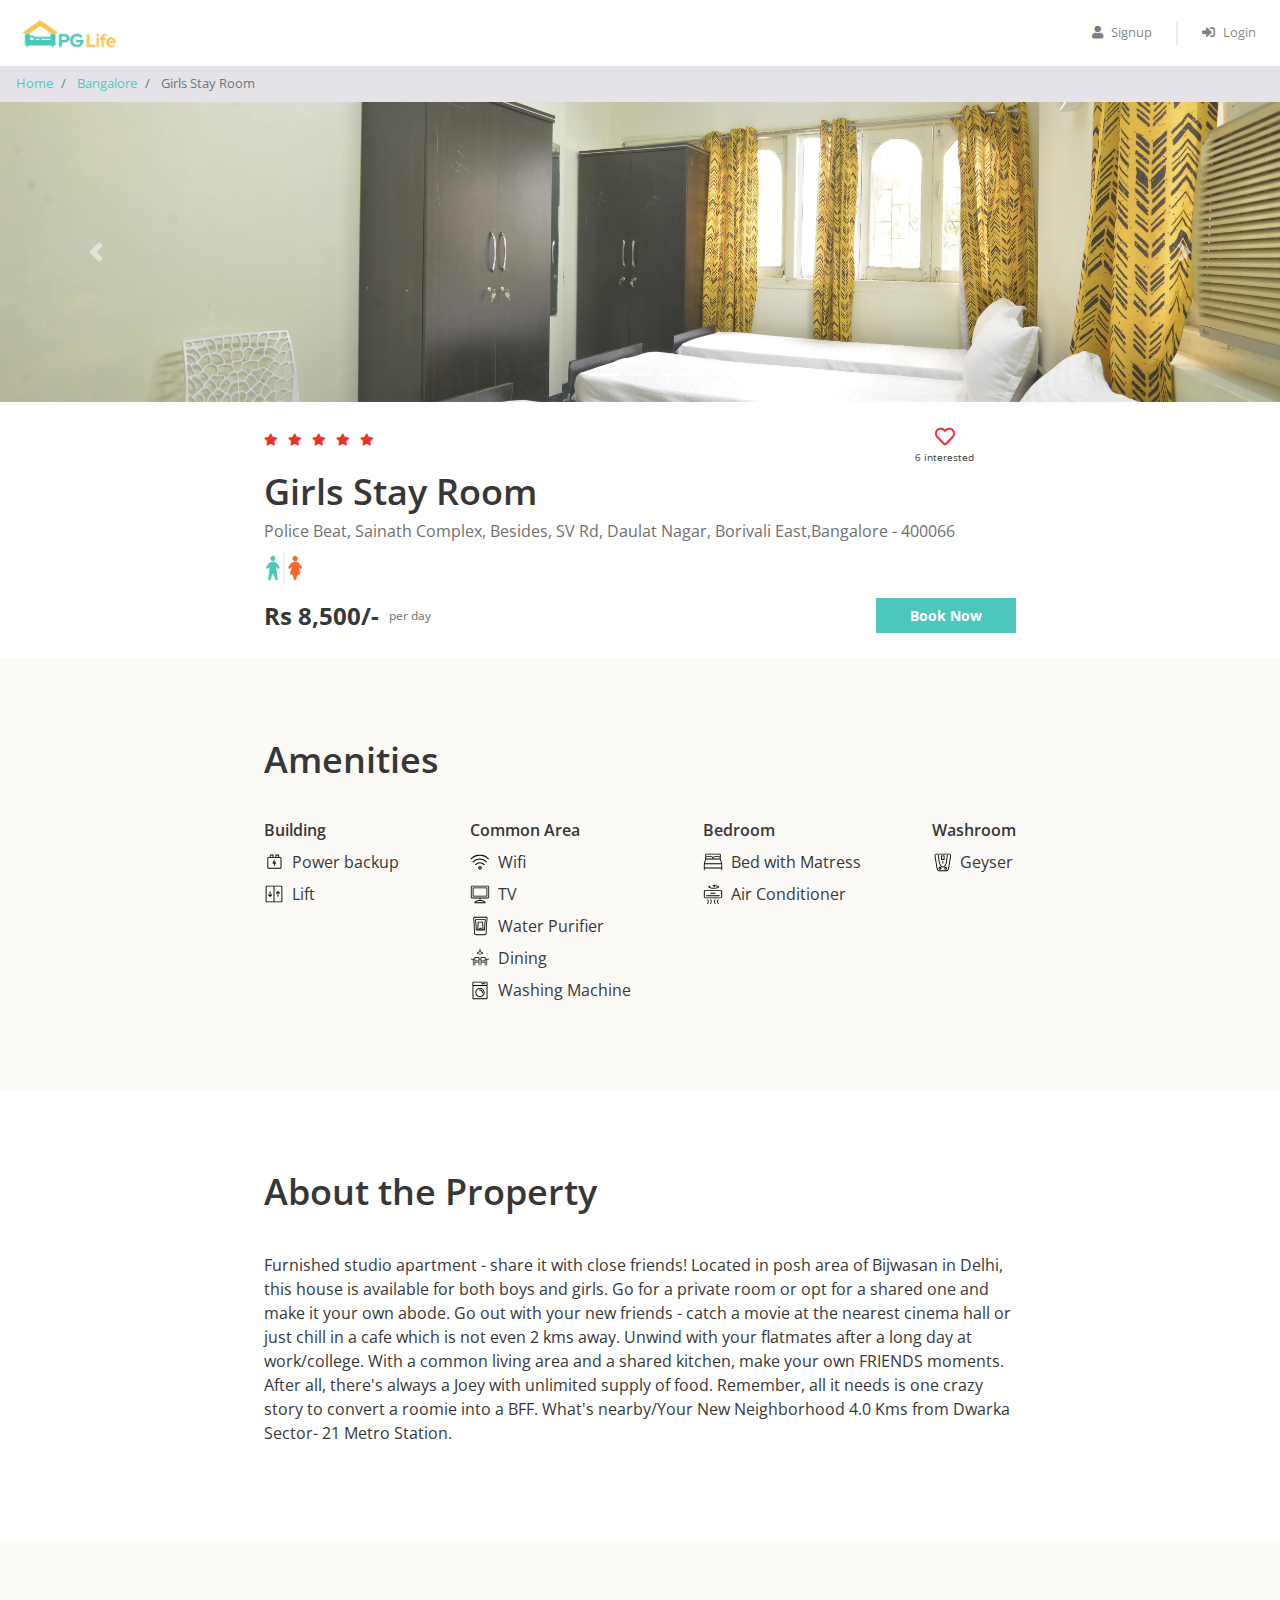
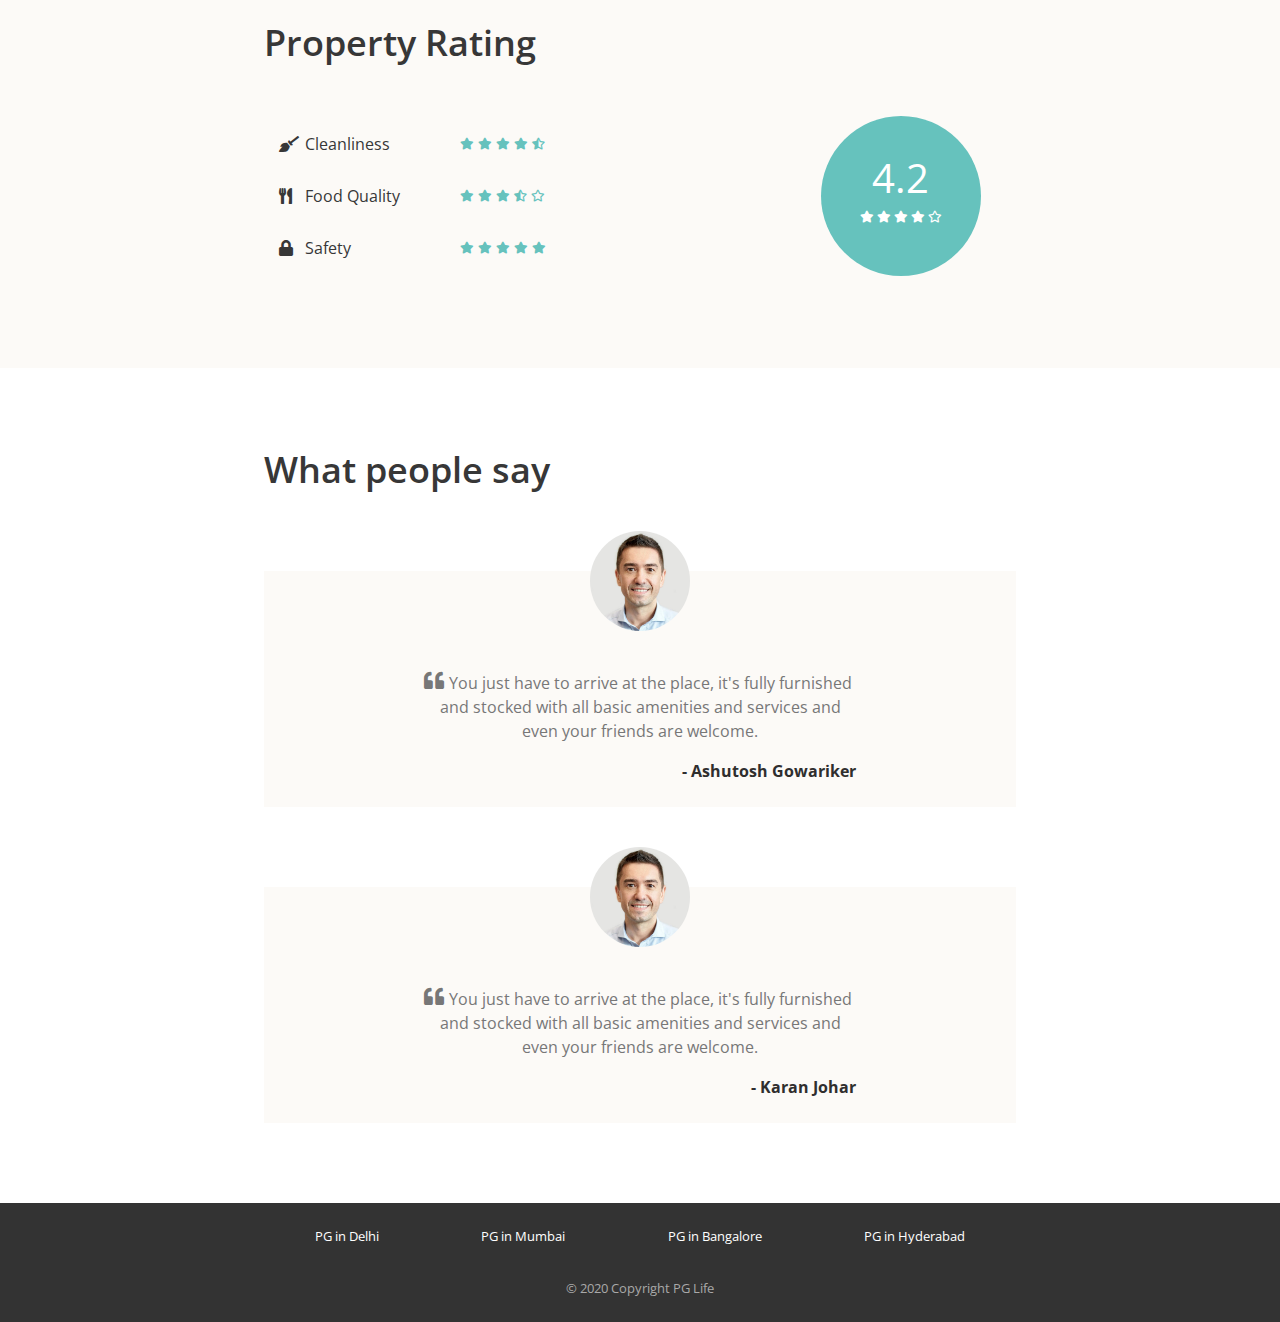
<file: girlproparty_detail.html>
<!DOCTYPE html>
<html lang="en">

<head>
    <meta name="viewport" content="width=device-width, initial-scale=1">
    <title>Girls Stay Room | OYO Life</title>

    <link href="css/bootstrap.min.css" rel="stylesheet" />
    <link href="https://use.fontawesome.com/releases/v5.11.2/css/all.css" rel="stylesheet" />
    <link href="https://fonts.googleapis.com/css2?family=Open+Sans:ital,wght@0,300;0,400;0,600;0,700;0,800;1,300;1,400;1,600;1,700;1,800&display=swap" rel="stylesheet" />
    <link href="css/common.css" rel="stylesheet" />
    <link href="css/property_detail.css" rel="stylesheet" />
    <style>
        
    </style>
</head>   

<body>
    <div class="header sticky-top">
        <nav class="navbar navbar-expand-md navbar-light">
            <a class="navbar-brand" href="index.html">
                <img src="img/logo.png" />
            </a>
            <button class="navbar-toggler" type="button" data-toggle="collapse" data-target="#my-navbar">
                <span class="navbar-toggler-icon"></span>
            </button>

            <div class="collapse navbar-collapse justify-content-end" id="my-navbar">
                <ul class="navbar-nav">
                    <li class="nav-item">
                        <a class="nav-link" href="#" data-toggle="modal" data-target="#signup-modal">
                            <i class="fas fa-user"></i>Signup
                        </a>
                    </li>
                    <div class="nav-vl"></div>
                    <li class="nav-item">
                        <a class="nav-link" href="#" data-toggle="modal" data-target="#login-modal">
                            <i class="fas fa-sign-in-alt"></i>Login
                        </a>
                    </li>
                </ul>
            </div>
        </nav>
    </div>

    <div id="loading">
    </div>

    <nav aria-label="breadcrumb">
        <ol class="breadcrumb py-2">
            <li class="breadcrumb-item">
                <a href="index.html">Home</a>
            </li>
            <li class="breadcrumb-item">
                <a href="property_list.html">Bangalore</a>
            </li>
            <li class="breadcrumb-item active" aria-current="page">
                Girls Stay Room
            </li>
        </ol>
    </nav>

    <div id="property-images" class="carousel slide" data-ride="carousel">
        <ol class="carousel-indicators">
            <li data-target="#property-images" data-slide-to="0" class="active"></li>
            <li data-target="#property-images" data-slide-to="1" class=""></li>
            <li data-target="#property-images" data-slide-to="2" class=""></li>
        </ol>
        <div class="carousel-inner">
            <div class="carousel-item active">
                <img class="d-block w-100" src="img/properties/1/1d4f0757fdb86d5f.jpg" alt="slide">
            </div>
            <div class="carousel-item">
                <img class="d-block w-100" src="img/properties/1/46ebbb537aa9fb0a.jpg" alt="slide">
            </div>
            <div class="carousel-item">
                <img class="d-block w-100" src="img/properties/1/eace7b9114fd6046.jpg" alt="slide">
            </div>
        </div>
        <a class="carousel-control-prev" href="#property-images" role="button" data-slide="prev">
            <span class="carousel-control-prev-icon" aria-hidden="true"></span>
            <span class="sr-only">Previous</span>
        </a>
        <a class="carousel-control-next" href="#property-images" role="button" data-slide="next">
            <span class="carousel-control-next-icon" aria-hidden="true"></span>
            <span class="sr-only">Next</span>
        </a>
    </div>

    <div class="property-summary page-container">
        <div class="row no-gutters justify-content-between">
            <div class="star-container" title="4.8">
                <i class="fas fa-star"></i>
                <i class="fas fa-star"></i>
                <i class="fas fa-star"></i>
                <i class="fas fa-star"></i>
                <i class="fas fa-star"></i>
            </div>
            <div class="interested-container">
                <i class="is-interested-image far fa-heart"></i>
                <div class="interested-text">
                    <span class="interested-user-count">6</span> interested
                </div>
            </div>
        </div>
        <div class="detail-container">
            <div class="property-name">Girls Stay Room</div>
            <div class="property-address">Police Beat, Sainath Complex, Besides, SV Rd, Daulat Nagar, Borivali East,Bangalore - 400066</div>
            <div class="property-gender">
                <img src="img/unisex.png" />
            </div>
        </div>
        <div class="row no-gutters">
            <div class="rent-container col-6">
                <div class="rent">Rs 8,500/-</div>
                <div class="rent-unit">per day</div>
            </div>
            <div class="button-container col-6">
                <a href="Bbook.html" class="btn btn-primary">Book Now</a>
                
            </div>
        </div>
    </div>

    <div class="property-amenities">
        <div class="page-container">
            <h1>Amenities</h1>
            <div class="row justify-content-between">
                <div class="col-md-auto">
                    <h5>Building</h5>
                    <div class="amenity-container">
                        <img src="img/amenities/powerbackup.svg">
                        <span>Power backup</span>
                    </div>
                    <div class="amenity-container">
                        <img src="img/amenities/lift.svg">
                        <span>Lift</span>
                    </div>
                </div>

                <div class="col-md-auto">
                    <h5>Common Area</h5>
                    <div class="amenity-container">
                        <img src="img/amenities/wifi.svg">
                        <span>Wifi</span>
                    </div>
                    <div class="amenity-container">
                        <img src="img/amenities/tv.svg">
                        <span>TV</span>
                    </div>
                    <div class="amenity-container">
                        <img src="img/amenities/rowater.svg">
                        <span>Water Purifier</span>
                    </div>
                    <div class="amenity-container">
                        <img src="img/amenities/dining.svg">
                        <span>Dining</span>
                    </div>
                    <div class="amenity-container">
                        <img src="img/amenities/washingmachine.svg">
                        <span>Washing Machine</span>
                    </div>
                </div>

                <div class="col-md-auto">
                    <h5>Bedroom</h5>
                    <div class="amenity-container">
                        <img src="img/amenities/bed.svg">
                        <span>Bed with Matress</span>
                    </div>
                    <div class="amenity-container">
                        <img src="img/amenities/ac.svg">
                        <span>Air Conditioner</span>
                    </div>
                </div>

                <div class="col-md-auto">
                    <h5>Washroom</h5>
                    <div class="amenity-container">
                        <img src="img/amenities/geyser.svg">
                        <span>Geyser</span>
                    </div>
                </div>
            </div>
        </div>
    </div>

    <div class="property-about page-container">
        <h1>About the Property</h1>
        <p>Furnished studio apartment - share it with close friends! Located in posh area of Bijwasan in Delhi, this house is available for both boys and girls. Go for a private room or opt for a shared one and make it your own abode. Go out with your new friends - catch a movie at the nearest cinema hall or just chill in a cafe which is not even 2 kms away. Unwind with your flatmates after a long day at work/college. With a common living area and a shared kitchen, make your own FRIENDS moments. After all, there's always a Joey with unlimited supply of food. Remember, all it needs is one crazy story to convert a roomie into a BFF. What's nearby/Your New Neighborhood 4.0 Kms from Dwarka Sector- 21 Metro Station.</p>
    </div>

    <div class="property-rating">
        <div class="page-container">
            <h1>Property Rating</h1>
            <div class="row align-items-center justify-content-between">
                <div class="col-md-6">
                    <div class="rating-criteria row">
                        <div class="col-6">
                            <i class="rating-criteria-icon fas fa-broom"></i>
                            <span class="rating-criteria-text">Cleanliness</span>
                        </div>
                        <div class="rating-criteria-star-container col-6" title="4.3">
                            <i class="fas fa-star"></i>
                            <i class="fas fa-star"></i>
                            <i class="fas fa-star"></i>
                            <i class="fas fa-star"></i>
                            <i class="fas fa-star-half-alt"></i>
                        </div>
                    </div>

                    <div class="rating-criteria row">
                        <div class="col-6">
                            <i class="rating-criteria-icon fas fa-utensils"></i>
                            <span class="rating-criteria-text">Food Quality</span>
                        </div>
                        <div class="rating-criteria-star-container col-6" title="3.4">
                            <i class="fas fa-star"></i>
                            <i class="fas fa-star"></i>
                            <i class="fas fa-star"></i>
                            <i class="fas fa-star-half-alt"></i>
                            <i class="far fa-star"></i>
                        </div>
                    </div>

                    <div class="rating-criteria row">
                        <div class="col-6">
                            <i class="rating-criteria-icon fa fa-lock"></i>
                            <span class="rating-criteria-text">Safety</span>
                        </div>
                        <div class="rating-criteria-star-container col-6" title="4.8">
                            <i class="fas fa-star"></i>
                            <i class="fas fa-star"></i>
                            <i class="fas fa-star"></i>
                            <i class="fas fa-star"></i>
                            <i class="fas fa-star"></i>
                        </div>
                    </div>
                </div>

                <div class="col-md-4">
                    <div class="rating-circle">
                        <div class="total-rating">4.2</div>
                        <div class="rating-circle-star-container">
                            <i class="fas fa-star"></i>
                            <i class="fas fa-star"></i>
                            <i class="fas fa-star"></i>
                            <i class="fas fa-star"></i>
                            <i class="far fa-star"></i>
                        </div>
                    </div>
                </div>
            </div>
        </div>
    </div>

    <div class="property-testimonials page-container">
        <h1>What people say</h1>
        <div class="testimonial-block">
            <div class="testimonial-image-container">
                <img class="testimonial-img" src="img/man.png">
            </div>
            <div class="testimonial-text">
                <i class="fa fa-quote-left" aria-hidden="true"></i>
                <p>You just have to arrive at the place, it's fully furnished and stocked with all basic amenities and services and even your friends are welcome.</p>
            </div>
            <div class="testimonial-name">- Ashutosh Gowariker</div>
        </div>
        <div class="testimonial-block">
            <div class="testimonial-image-container">
                <img class="testimonial-img" src="img/man.png">
            </div>
            <div class="testimonial-text">
                <i class="fa fa-quote-left" aria-hidden="true"></i>
                <p>You just have to arrive at the place, it's fully furnished and stocked with all basic amenities and services and even your friends are welcome.</p>
            </div>
            <div class="testimonial-name">- Karan Johar</div>
        </div>
    </div>

    <div class="modal fade" id="signup-modal" tabindex="-1" role="dialog" aria-labelledby="signup-heading" aria-hidden="true">
        <div class="modal-dialog" role="document">
            <div class="modal-content">
                <div class="modal-header">
                    <h5 class="modal-title" id="signup-heading">Signup with PGLife</h5>
                    <button type="button" class="close" data-dismiss="modal" aria-label="Close">
                        <span aria-hidden="true">&times;</span>
                    </button>
                </div>

                <div class="modal-body">
                    <form id="signup-form" class="form" role="form">
                        <div class="input-group form-group">
                            <div class="input-group-prepend">
                                <span class="input-group-text">
                                    <i class="fas fa-user"></i>
                                </span>
                            </div>
                            <input type="text" class="form-control" name="full_name" placeholder="Full Name" maxlength="30" required>
                        </div>

                        <div class="input-group form-group">
                            <div class="input-group-prepend">
                                <span class="input-group-text">
                                    <i class="fas fa-phone-alt"></i>
                                </span>
                            </div>
                            <input type="text" class="form-control" name="phone" placeholder="Phone Number" maxlength="10" minlength="10" required>
                        </div>

                        <div class="input-group form-group">
                            <div class="input-group-prepend">
                                <span class="input-group-text">
                                    <i class="fas fa-envelope"></i>
                                </span>
                            </div>
                            <input type="email" class="form-control" name="email" placeholder="Email" required>
                        </div>

                        <div class="input-group form-group">
                            <div class="input-group-prepend">
                                <span class="input-group-text">
                                    <i class="fas fa-lock"></i>
                                </span>
                            </div>
                            <input type="password" class="form-control" name="password" placeholder="Password" minlength="6" required>
                        </div>

                        <div class="input-group form-group">
                            <div class="input-group-prepend">
                                <span class="input-group-text">
                                    <i class="fas fa-university"></i>
                                </span>
                            </div>
                            <input type="text" class="form-control" name="college_name" placeholder="College Name" maxlength="150" required>
                        </div>

                        <div class="form-group">
                            <span>I'm a</span>
                            <input type="radio" class="ml-3" id="gender-male" name="gender" value="male" /> Male
                            <label for="gender-male">
                            </label>
                            <input type="radio" class="ml-3" id="gender-female" name="gender" value="female" />
                            <label for="gender-female">
                                Female
                            </label>
                        </div>

                        <div class="form-group">
                            <button type="submit" class="btn btn-block btn-primary">Create Account</button>
                        </div>
                    </form>
                </div>

                <div class="modal-footer">
                    <span>Already have an account?
                        <a href="#" data-dismiss="modal" data-toggle="modal" data-target="#login-modal">Login</a>
                    </span>
                </div>
            </div>
        </div>
    </div>

    <div class="modal fade" id="login-modal" tabindex="-1" role="dialog" aria-labelledby="login-heading" aria-hidden="true">
        <div class="modal-dialog modal-dialog-centered" role="document">
            <div class="modal-content">
                <div class="modal-header">
                    <h5 class="modal-title" id="login-heading">Login with PGLife</h5>
                    <button type="button" class="close" data-dismiss="modal" aria-label="Close">
                        <span aria-hidden="true">&times;</span>
                    </button>
                </div>

                <div class="modal-body">
                    <form id="login-form" class="form" role="form">
                        <div class="input-group form-group">
                            <div class="input-group-prepend">
                                <span class="input-group-text">
                                    <i class="fas fa-user"></i>
                                </span>
                            </div>
                            <input type="email" class="form-control" name="email" placeholder="Email" required>
                        </div>

                        <div class="input-group form-group">
                            <div class="input-group-prepend">
                                <span class="input-group-text">
                                    <i class="fas fa-lock"></i>
                                </span>
                            </div>
                            <input type="password" class="form-control" name="password" placeholder="Password" minlength="6" required>
                        </div>

                        <div class="form-group">
                            <button type="submit" class="btn btn-block btn-primary">Login</button>
                        </div>
                    </form>
                </div>

                <div class="modal-footer">
                    <span>
                        <a href="#" data-dismiss="modal" data-toggle="modal" data-target="#signup-modal">Click here</a>
                        to register a new account
                    </span>
                </div>
            </div>
        </div>
    </div>

    <div class="footer">
        <div class="page-container footer-container">
            <div class="footer-cities">
                <div class="footer-city">
                    <a href="property_list.html">PG in Delhi</a>
                </div>
                <div class="footer-city">
                    <a href="property_list.html">PG in Mumbai</a>
                </div>
                <div class="footer-city">
                    <a href="property_list.html">PG in Bangalore</a>
                </div>
                <div class="footer-city">
                    <a href="property_list.html">PG in Hyderabad</a>
                </div>
            </div>
            <div class="footer-copyright">© 2020 Copyright PG Life </div>
        </div>
    </div>

    <script type="text/javascript" src="js/jquery.js"></script>
    <script type="text/javascript" src="js/bootstrap.min.js"></script>
</body>

</html>
</file>
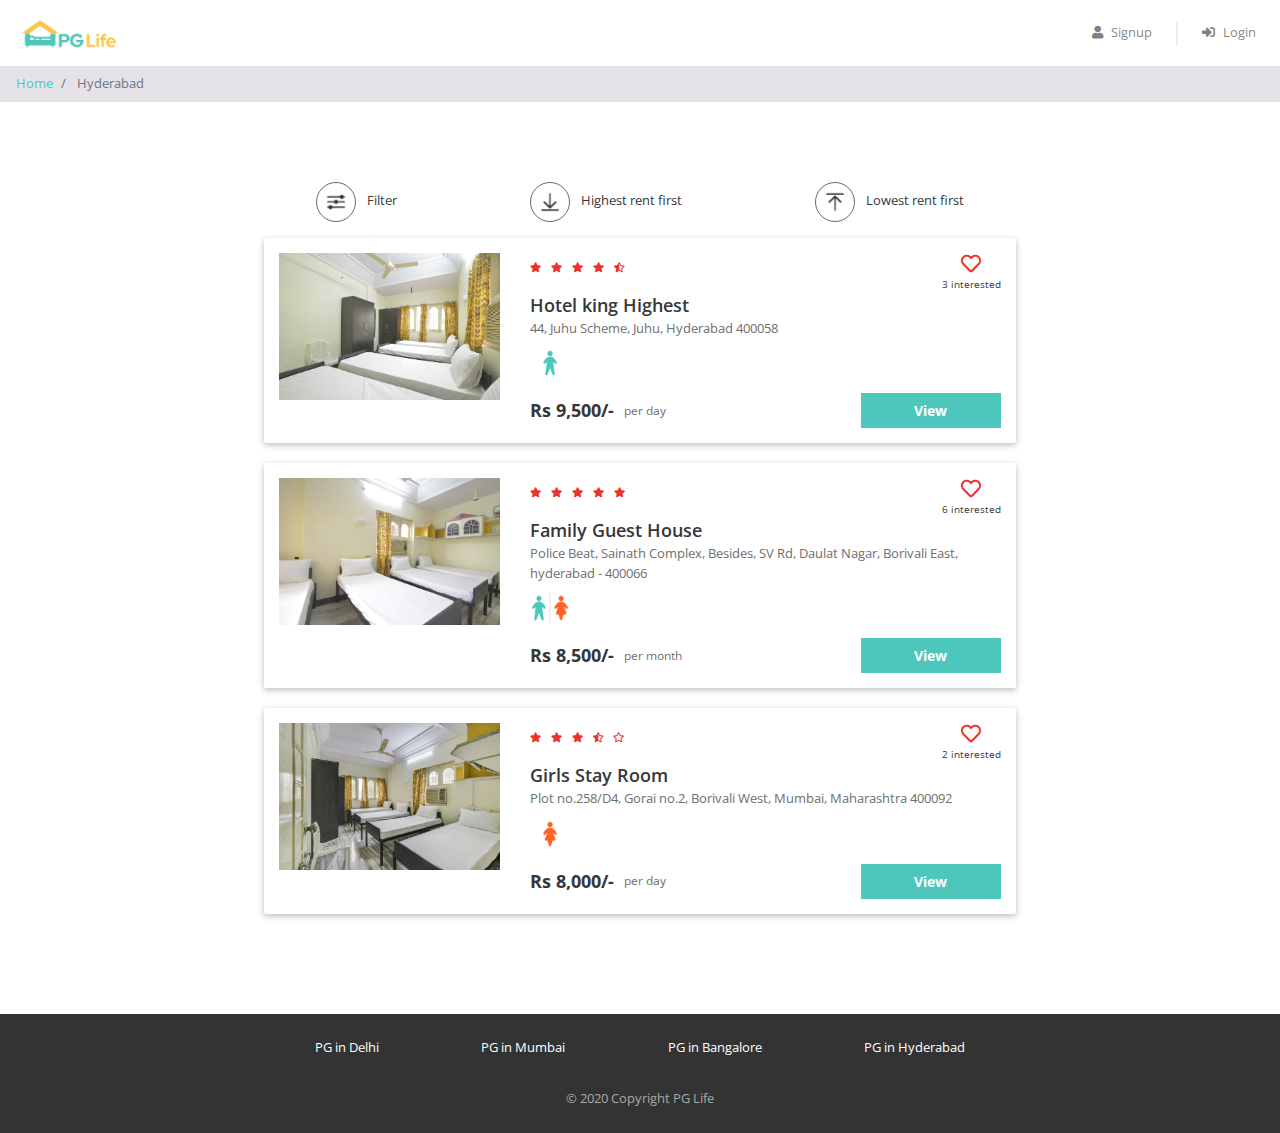
<file: hproperty_list.html>
<!DOCTYPE html>
<html lang="en">

<head>
    <meta name="viewport" content="width=device-width, initial-scale=1">
    <title>Best PG's in hyderabad| PG Life</title>

    <link href="css/bootstrap.min.css" rel="stylesheet" />
    <link href="https://use.fontawesome.com/releases/v5.11.2/css/all.css" rel="stylesheet" />
    <link href="https://fonts.googleapis.com/css2?family=Open+Sans:ital,wght@0,300;0,400;0,600;0,700;0,800;1,300;1,400;1,600;1,700;1,800&display=swap" rel="stylesheet" />
    <link href="css/common.css" rel="stylesheet" />
    <link href="css/property_list.css" rel="stylesheet" />
</head>

<body>
    <div class="header sticky-top">
        <nav class="navbar navbar-expand-md navbar-light">
            <a class="navbar-brand" href="index.html">
                <img src="img/logo.png" />
            </a>
            <button class="navbar-toggler" type="button" data-toggle="collapse" data-target="#my-navbar">
                <span class="navbar-toggler-icon"></span>
            </button>

            <div class="collapse navbar-collapse justify-content-end" id="my-navbar">
                <ul class="navbar-nav">
                    <li class="nav-item">
                        <a class="nav-link" href="#" data-toggle="modal" data-target="#signup-modal">
                            <i class="fas fa-user"></i>Signup
                        </a>
                    </li>
                    <div class="nav-vl"></div>
                    <li class="nav-item">
                        <a class="nav-link" href="#" data-toggle="modal" data-target="#login-modal">
                            <i class="fas fa-sign-in-alt"></i>Login
                        </a>
                    </li>
                </ul>
            </div>
        </nav>
    </div>

    <div id="loading">
    </div>

    <nav aria-label="breadcrumb">
        <ol class="breadcrumb py-2">
            <li class="breadcrumb-item">
                <a href="index.html">Home</a>
            </li>
            <li class="breadcrumb-item active" aria-current="page">
                Hyderabad
            </li>
        </ol>
    </nav>

    <div class="page-container">
        <div class="filter-bar row justify-content-around">
            <div class="col-auto" data-toggle="modal" data-target="#filter-modal">
                <img src="img/filter.png" alt="filter" />
                <span>Filter</span>
            </div>
            <div class="col-auto">
                <img src="img/desc.png" alt="sort-desc" />
                <span>Highest rent first</span>
            </div>
            <div class="col-auto">
                <img src="img/asc.png" alt="sort-asc" />
                <span>Lowest rent first</span>
            </div>
        </div>

        
        <div class="property-card row">
            <div class="image-container col-md-4">
                <img src="img/properties/1/1d4f0757fdb86d5f.jpg" />
            </div>
            <div class="content-container col-md-8">
                <div class="row no-gutters justify-content-between">
                    <div class="star-container" title="4.5">
                        <i class="fas fa-star"></i>
                        <i class="fas fa-star"></i>
                        <i class="fas fa-star"></i>
                        <i class="fas fa-star"></i>
                        <i class="fas fa-star-half-alt"></i>
                    </div>
                    <div class="interested-container">
                        <i class="far fa-heart"></i>
                        <div class="interested-text">3 interested</div>
                    </div>
                </div>
                <div class="detail-container">
                    <div class="property-name">Hotel king Highest</div>
                    <div class="property-address">44, Juhu Scheme, Juhu, Hyderabad 400058</div>
                    <div class="property-gender">
                        <img src="img/male.png" />
                    </div>
                </div>
                <div class="row no-gutters">
                    <div class="rent-container col-6">
                        <div class="rent">Rs 9,500/-</div>
                        <div class="rent-unit">per day</div>
                    </div>
                    <div class="button-container col-6">
                        <a href="kingproperty_detail.html" class="btn btn-primary">View</a>
                    </div>
                </div>
            </div>
        </div>

        <div class="property-card row">
            <div class="image-container col-md-4">
                <img src="img/properties/1/eace7b9114fd6046.jpg" />
            </div>
            <div class="content-container col-md-8">
                <div class="row no-gutters justify-content-between">
                    <div class="star-container" title="4.8">
                        <i class="fas fa-star"></i>
                        <i class="fas fa-star"></i>
                        <i class="fas fa-star"></i>
                        <i class="fas fa-star"></i>
                        <i class="fas fa-star"></i>
                    </div>
                    <div class="interested-container">
                        <i class="far fa-heart"></i>
                        <div class="interested-text">6 interested</div>
                    </div>
                </div>
                <div class="detail-container">
                    <div class="property-name">Family Guest House</div>
                    <div class="property-address">Police Beat, Sainath Complex, Besides, SV Rd, Daulat Nagar, Borivali East, hyderabad - 400066</div>
                    <div class="property-gender">
                        <img src="img/unisex.png" />
                    </div>
                </div>
                <div class="row no-gutters">
                    <div class="rent-container col-6">
                        <div class="rent">Rs 8,500/-</div>
                        <div class="rent-unit">per month</div>
                    </div>
                    <div class="button-container col-6">
                        <a href="fam2property_detail.html" class="btn btn-primary">View</a>
                    </div>
                </div>
            </div>
        </div>

        <div class="property-card row">
            <div class="image-container col-md-4">
                <img src="img/properties/1/46ebbb537aa9fb0a.jpg" />
            </div>
            <div class="content-container col-md-8">
                <div class="row no-gutters justify-content-between">
                    <div class="star-container" title="3.5">
                        <i class="fas fa-star"></i>
                        <i class="fas fa-star"></i>
                        <i class="fas fa-star"></i>
                        <i class="fas fa-star-half-alt"></i>
                        <i class="far fa-star"></i>
                    </div>
                    <div class="interested-container">
                        <i class="far fa-heart"></i>
                        <div class="interested-text">2 interested</div>
                    </div>
                </div>
                <div class="detail-container">
                    <div class="property-name">Girls Stay Room</div>
                    <div class="property-address">Plot no.258/D4, Gorai no.2, Borivali West, Mumbai, Maharashtra 400092</div>
                    <div class="property-gender">
                        <img src="img/female.png" />
                    </div>
                </div>
                <div class="row no-gutters">
                    <div class="rent-container col-6">
                        <div class="rent">Rs 8,000/-</div>
                        <div class="rent-unit">per day</div>
                    </div>
                    <div class="button-container col-6">
                        <a href="girlproparty_detail.html" class="btn btn-primary">View</a>
                    </div>
                </div>
            </div>
        </div>
    </div>

    <div class="modal fade" id="filter-modal" tabindex="-1" role="dialog" aria-labelledby="filter-heading" aria-hidden="true">
        <div class="modal-dialog modal-dialog-centered" role="document">
            <div class="modal-content">
                <div class="modal-header">
                    <h3 class="modal-title" id="filter-heading">Filters</h3>
                    <button type="button" class="close" data-dismiss="modal" aria-label="Close">
                        <span aria-hidden="true">&times;</span>
                    </button>
                </div>

                <div class="modal-body">
                    <h5>Gender</h5>
                    <hr />
                    <div>
                        <button class="btn btn-outline-dark btn-active">
                            No Filter
                        </button>
                        <button class="btn btn-outline-dark">
                            <i class="fas fa-venus-mars"></i>Unisex
                        </button>
                        <button class="btn btn-outline-dark">
                            <i class="fas fa-mars"></i>Male
                        </button>
                        <button class="btn btn-outline-dark">
                            <i class="fas fa-venus"></i>Female
                        </button>
                    </div>
                </div>

                <div class="modal-footer">
                    <button data-dismiss="modal" class="btn btn-success">Okay</button>
                </div>
            </div>
        </div>
    </div>

    <div class="modal fade" id="signup-modal" tabindex="-1" role="dialog" aria-labelledby="signup-heading" aria-hidden="true">
        <div class="modal-dialog" role="document">
            <div class="modal-content">
                <div class="modal-header">
                    <h5 class="modal-title" id="signup-heading">Signup with PGLife</h5>
                    <button type="button" class="close" data-dismiss="modal" aria-label="Close">
                        <span aria-hidden="true">&times;</span>
                    </button>
                </div>

                <div class="modal-body">
                    <form id="signup-form" class="form" role="form">
                        <div class="input-group form-group">
                            <div class="input-group-prepend">
                                <span class="input-group-text">
                                    <i class="fas fa-user"></i>
                                </span>
                            </div>
                            <input type="text" class="form-control" name="full_name" placeholder="Full Name" maxlength="30" required>
                        </div>

                        <div class="input-group form-group">
                            <div class="input-group-prepend">
                                <span class="input-group-text">
                                    <i class="fas fa-phone-alt"></i>
                                </span>
                            </div>
                            <input type="text" class="form-control" name="phone" placeholder="Phone Number" maxlength="10" minlength="10" required>
                        </div>

                        <div class="input-group form-group">
                            <div class="input-group-prepend">
                                <span class="input-group-text">
                                    <i class="fas fa-envelope"></i>
                                </span>
                            </div>
                            <input type="email" class="form-control" name="email" placeholder="Email" required>
                        </div>

                        <div class="input-group form-group">
                            <div class="input-group-prepend">
                                <span class="input-group-text">
                                    <i class="fas fa-lock"></i>
                                </span>
                            </div>
                            <input type="password" class="form-control" name="password" placeholder="Password" minlength="6" required>
                        </div>

                        <div class="input-group form-group">
                            <div class="input-group-prepend">
                                <span class="input-group-text">
                                    <i class="fas fa-university"></i>
                                </span>
                            </div>
                            <input type="text" class="form-control" name="college_name" placeholder="College Name" maxlength="150" required>
                        </div>

                        <div class="form-group">
                            <span>I'm a</span>
                            <input type="radio" class="ml-3" id="gender-male" name="gender" value="male" /> Male
                            <label for="gender-male">
                            </label>
                            <input type="radio" class="ml-3" id="gender-female" name="gender" value="female" />
                            <label for="gender-female">
                                Female
                            </label>
                        </div>

                        <div class="form-group">
                            <button type="submit" class="btn btn-block btn-primary">Create Account</button>
                        </div>
                    </form>
                </div>

                <div class="modal-footer">
                    <span>Already have an account?
                        <a href="#" data-dismiss="modal" data-toggle="modal" data-target="#login-modal">Login</a>
                    </span>
                </div>
            </div>
        </div>
    </div>

    <div class="modal fade" id="login-modal" tabindex="-1" role="dialog" aria-labelledby="login-heading" aria-hidden="true">
        <div class="modal-dialog modal-dialog-centered" role="document">
            <div class="modal-content">
                <div class="modal-header">
                    <h5 class="modal-title" id="login-heading">Login with PGLife</h5>
                    <button type="button" class="close" data-dismiss="modal" aria-label="Close">
                        <span aria-hidden="true">&times;</span>
                    </button>
                </div>

                <div class="modal-body">
                    <form id="login-form" class="form" role="form">
                        <div class="input-group form-group">
                            <div class="input-group-prepend">
                                <span class="input-group-text">
                                    <i class="fas fa-user"></i>
                                </span>
                            </div>
                            <input type="email" class="form-control" name="email" placeholder="Email" required>
                        </div>

                        <div class="input-group form-group">
                            <div class="input-group-prepend">
                                <span class="input-group-text">
                                    <i class="fas fa-lock"></i>
                                </span>
                            </div>
                            <input type="password" class="form-control" name="password" placeholder="Password" minlength="6" required>
                        </div>

                        <div class="form-group">
                            <button type="submit" class="btn btn-block btn-primary">Login</button>
                        </div>
                    </form>
                </div>

                <div class="modal-footer">
                    <span>
                        <a href="#" data-dismiss="modal" data-toggle="modal" data-target="#signup-modal">Click here</a>
                        to register a new account
                    </span>
                </div>
            </div>
        </div>
    </div>

    <div class="footer">
        <div class="page-container footer-container">
            <div class="footer-cities">
                <div class="footer-city">
                    <a href="property_list.html">PG in Delhi</a>
                </div>
                <div class="footer-city">
                    <a href="property_list.html">PG in Mumbai</a>
                </div>
                <div class="footer-city">
                    <a href="property_list.html">PG in Bangalore</a>
                </div>
                <div class="footer-city">
                    <a href="hproperty_list.html">PG in Hyderabad</a>
                </div>
            </div>
            <div class="footer-copyright">© 2020 Copyright PG Life </div>
        </div>
    </div>

    <script type="text/javascript" src="js/jquery.js"></script>
    <script type="text/javascript" src="js/bootstrap.min.js"></script>
</body>

</html>
</file>
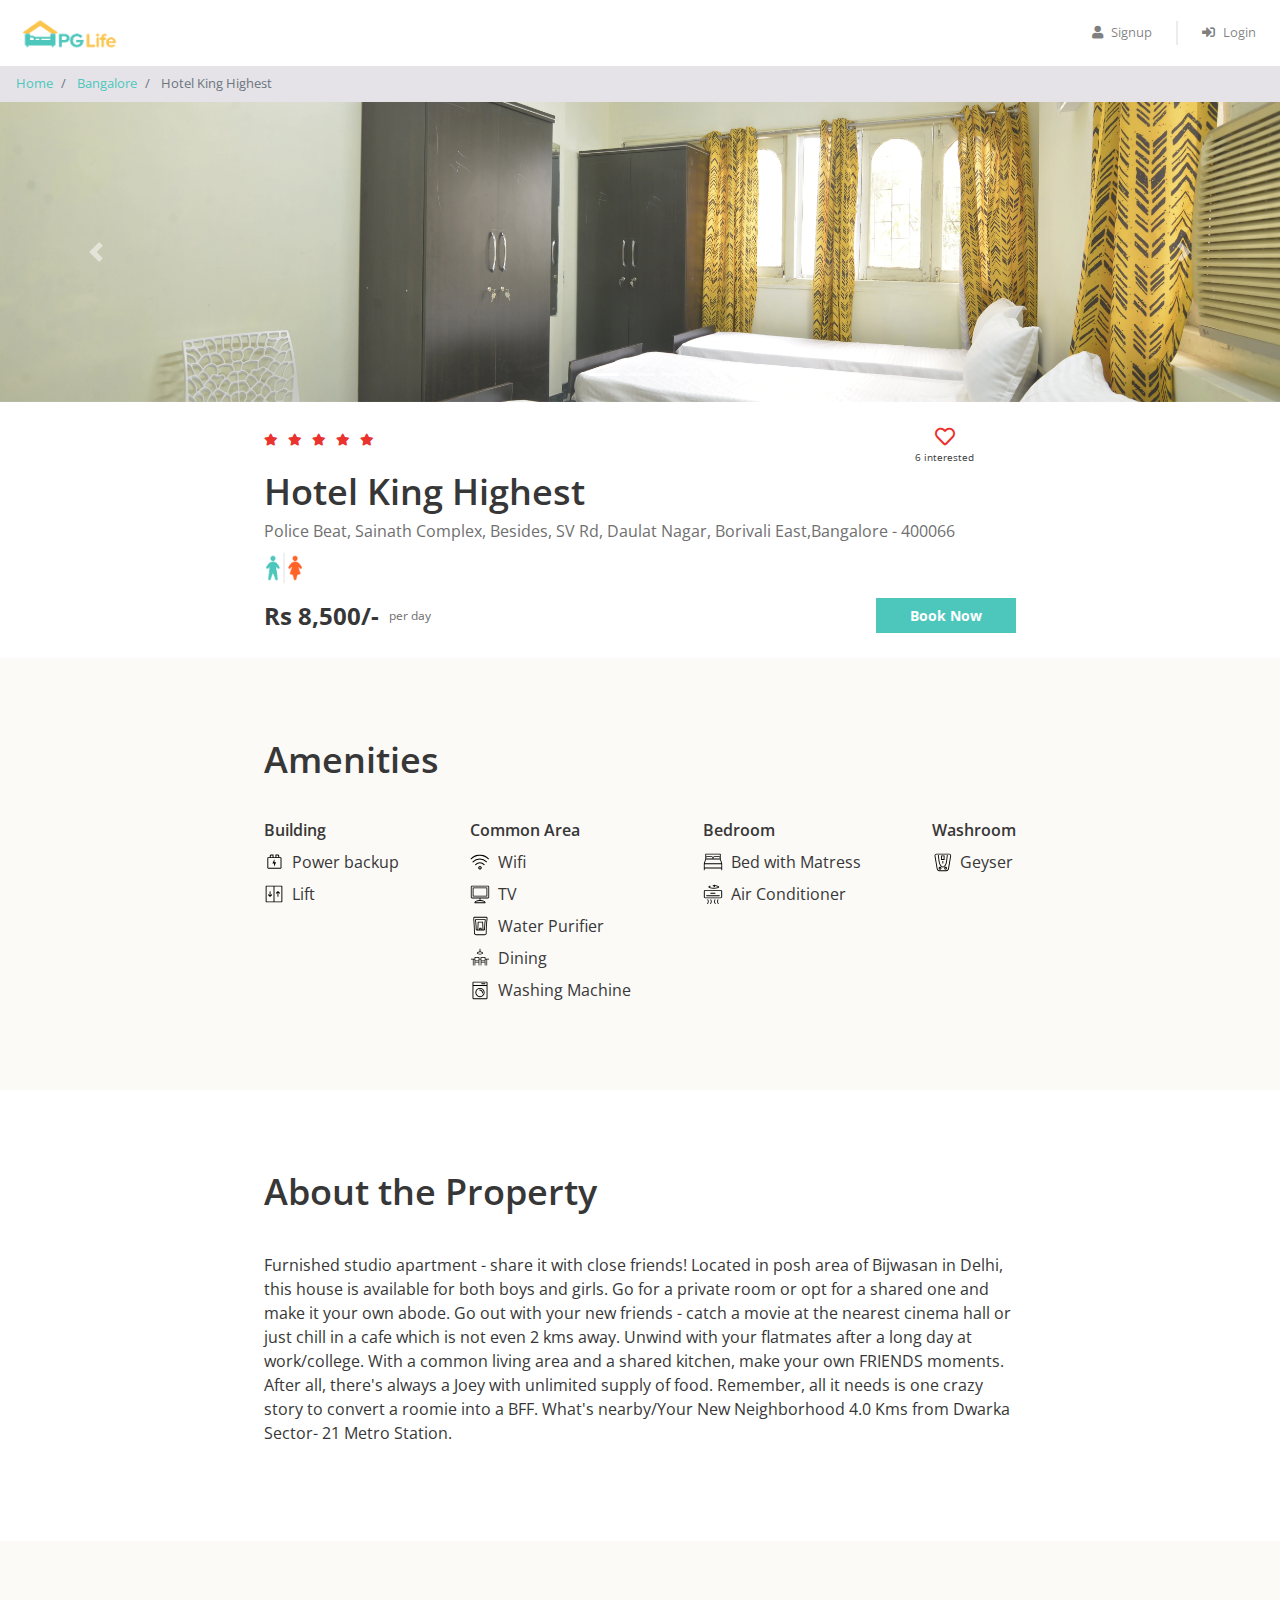
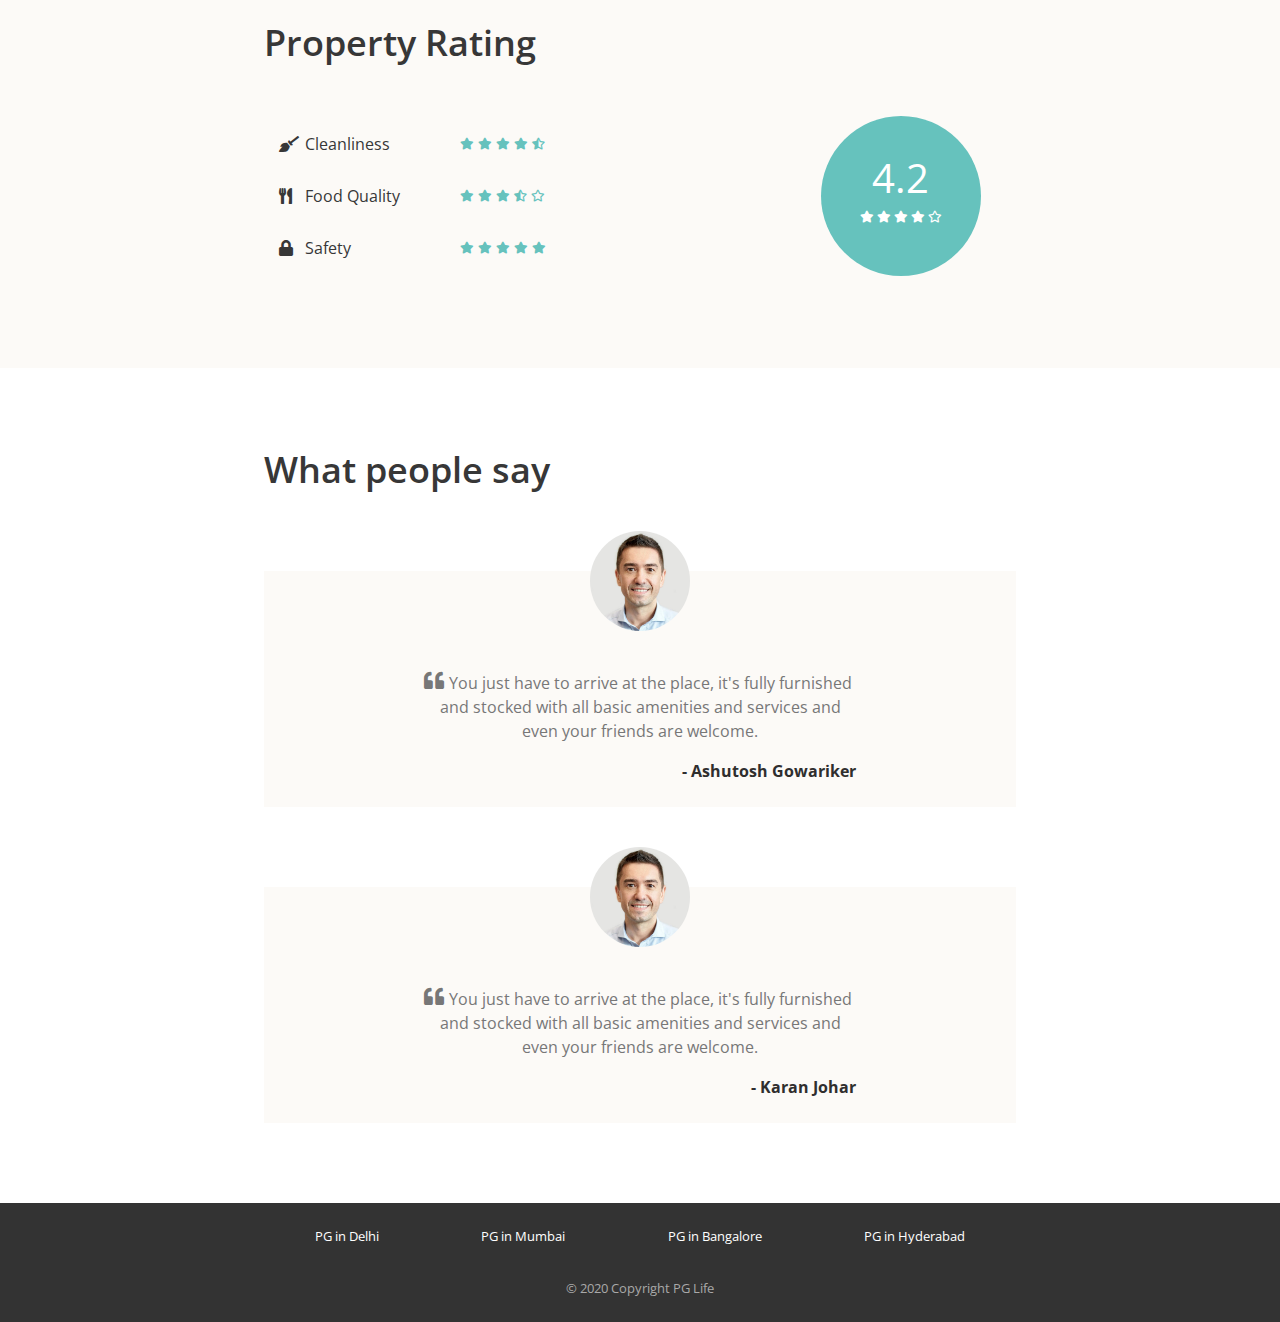
<file: kingproperty_detail.html>
<!DOCTYPE html>
<html lang="en">

<head>
    <meta name="viewport" content="width=device-width, initial-scale=1">
    <title>Hotel king Highest | OYO Life</title>
    <link href="css/bootstrap.min.css" rel="stylesheet" />
    <link href="https://use.fontawesome.com/releases/v5.11.2/css/all.css" rel="stylesheet" />
    <link href="https://fonts.googleapis.com/css2?family=Open+Sans:ital,wght@0,300;0,400;0,600;0,700;0,800;1,300;1,400;1,600;1,700;1,800&display=swap" rel="stylesheet" />
    <link href="css/common.css" rel="stylesheet" />
    <link href="css/property_detail.css" rel="stylesheet" />
    <style>
        
    </style>
</head>   

<body>
    <div class="header sticky-top">
        <nav class="navbar navbar-expand-md navbar-light">
            <a class="navbar-brand" href="index.html">
                <img src="img/logo.png" />
            </a>
            <button class="navbar-toggler" type="button" data-toggle="collapse" data-target="#my-navbar">
                <span class="navbar-toggler-icon"></span>
            </button>

            <div class="collapse navbar-collapse justify-content-end" id="my-navbar">
                <ul class="navbar-nav">
                    <li class="nav-item">
                        <a class="nav-link" href="#" data-toggle="modal" data-target="#signup-modal">
                            <i class="fas fa-user"></i>Signup
                        </a>
                    </li>
                    <div class="nav-vl"></div>
                    <li class="nav-item">
                        <a class="nav-link" href="#" data-toggle="modal" data-target="#login-modal">
                            <i class="fas fa-sign-in-alt"></i>Login
                        </a>
                    </li>
                </ul>
            </div>
        </nav>
    </div>

    <div id="loading">
    </div>

    <nav aria-label="breadcrumb">
        <ol class="breadcrumb py-2">
            <li class="breadcrumb-item">
                <a href="index.html">Home</a>
            </li>
            <li class="breadcrumb-item">
                <a href="property_list.html">Bangalore</a>
            </li>
            <li class="breadcrumb-item active" aria-current="page">
                Hotel King Highest
            </li>
        </ol>
    </nav>

    <div id="property-images" class="carousel slide" data-ride="carousel">
        <ol class="carousel-indicators">
            <li data-target="#property-images" data-slide-to="0" class="active"></li>
            <li data-target="#property-images" data-slide-to="1" class=""></li>
            <li data-target="#property-images" data-slide-to="2" class=""></li>
        </ol>
        <div class="carousel-inner">
            <div class="carousel-item active">
                <img class="d-block w-100" src="img/properties/1/1d4f0757fdb86d5f.jpg" alt="slide">
            </div>
            <div class="carousel-item">
                <img class="d-block w-100" src="img/properties/1/46ebbb537aa9fb0a.jpg" alt="slide">
            </div>
            <div class="carousel-item">
                <img class="d-block w-100" src="img/properties/1/eace7b9114fd6046.jpg" alt="slide">
            </div>
        </div>
        <a class="carousel-control-prev" href="#property-images" role="button" data-slide="prev">
            <span class="carousel-control-prev-icon" aria-hidden="true"></span>
            <span class="sr-only">Previous</span>
        </a>
        <a class="carousel-control-next" href="#property-images" role="button" data-slide="next">
            <span class="carousel-control-next-icon" aria-hidden="true"></span>
            <span class="sr-only">Next</span>
        </a>
    </div>

    <div class="property-summary page-container">
        <div class="row no-gutters justify-content-between">
            <div class="star-container" title="4.8">
                <i class="fas fa-star"></i>
                <i class="fas fa-star"></i>
                <i class="fas fa-star"></i>
                <i class="fas fa-star"></i>
                <i class="fas fa-star"></i>
            </div>
            <div class="interested-container">
                <i class="is-interested-image far fa-heart"></i>
                <div class="interested-text">
                    <span class="interested-user-count">6</span> interested
                </div>
            </div>
        </div>
        <div class="detail-container">
            <div class="property-name">Hotel King Highest</div>
            <div class="property-address">Police Beat, Sainath Complex, Besides, SV Rd, Daulat Nagar, Borivali East,Bangalore - 400066</div>
            <div class="property-gender">
                <img src="img/unisex.png" />
            </div>
        </div>
        <div class="row no-gutters">
            <div class="rent-container col-6">
                <div class="rent">Rs 8,500/-</div>
                <div class="rent-unit">per day</div>
            </div>
            <div class="button-container col-6">
                <a href="Bbook.html" class="btn btn-primary">Book Now</a>
                
            </div>
        </div>
    </div>

    <div class="property-amenities">
        <div class="page-container">
            <h1>Amenities</h1>
            <div class="row justify-content-between">
                <div class="col-md-auto">
                    <h5>Building</h5>
                    <div class="amenity-container">
                        <img src="img/amenities/powerbackup.svg">
                        <span>Power backup</span>
                    </div>
                    <div class="amenity-container">
                        <img src="img/amenities/lift.svg">
                        <span>Lift</span>
                    </div>
                </div>

                <div class="col-md-auto">
                    <h5>Common Area</h5>
                    <div class="amenity-container">
                        <img src="img/amenities/wifi.svg">
                        <span>Wifi</span>
                    </div>
                    <div class="amenity-container">
                        <img src="img/amenities/tv.svg">
                        <span>TV</span>
                    </div>
                    <div class="amenity-container">
                        <img src="img/amenities/rowater.svg">
                        <span>Water Purifier</span>
                    </div>
                    <div class="amenity-container">
                        <img src="img/amenities/dining.svg">
                        <span>Dining</span>
                    </div>
                    <div class="amenity-container">
                        <img src="img/amenities/washingmachine.svg">
                        <span>Washing Machine</span>
                    </div>
                </div>

                <div class="col-md-auto">
                    <h5>Bedroom</h5>
                    <div class="amenity-container">
                        <img src="img/amenities/bed.svg">
                        <span>Bed with Matress</span>
                    </div>
                    <div class="amenity-container">
                        <img src="img/amenities/ac.svg">
                        <span>Air Conditioner</span>
                    </div>
                </div>

                <div class="col-md-auto">
                    <h5>Washroom</h5>
                    <div class="amenity-container">
                        <img src="img/amenities/geyser.svg">
                        <span>Geyser</span>
                    </div>
                </div>
            </div>
        </div>
    </div>

    <div class="property-about page-container">
        <h1>About the Property</h1>
        <p>Furnished studio apartment - share it with close friends! Located in posh area of Bijwasan in Delhi, this house is available for both boys and girls. Go for a private room or opt for a shared one and make it your own abode. Go out with your new friends - catch a movie at the nearest cinema hall or just chill in a cafe which is not even 2 kms away. Unwind with your flatmates after a long day at work/college. With a common living area and a shared kitchen, make your own FRIENDS moments. After all, there's always a Joey with unlimited supply of food. Remember, all it needs is one crazy story to convert a roomie into a BFF. What's nearby/Your New Neighborhood 4.0 Kms from Dwarka Sector- 21 Metro Station.</p>
    </div>

    <div class="property-rating">
        <div class="page-container">
            <h1>Property Rating</h1>
            <div class="row align-items-center justify-content-between">
                <div class="col-md-6">
                    <div class="rating-criteria row">
                        <div class="col-6">
                            <i class="rating-criteria-icon fas fa-broom"></i>
                            <span class="rating-criteria-text">Cleanliness</span>
                        </div>
                        <div class="rating-criteria-star-container col-6" title="4.3">
                            <i class="fas fa-star"></i>
                            <i class="fas fa-star"></i>
                            <i class="fas fa-star"></i>
                            <i class="fas fa-star"></i>
                            <i class="fas fa-star-half-alt"></i>
                        </div>
                    </div>

                    <div class="rating-criteria row">
                        <div class="col-6">
                            <i class="rating-criteria-icon fas fa-utensils"></i>
                            <span class="rating-criteria-text">Food Quality</span>
                        </div>
                        <div class="rating-criteria-star-container col-6" title="3.4">
                            <i class="fas fa-star"></i>
                            <i class="fas fa-star"></i>
                            <i class="fas fa-star"></i>
                            <i class="fas fa-star-half-alt"></i>
                            <i class="far fa-star"></i>
                        </div>
                    </div>

                    <div class="rating-criteria row">
                        <div class="col-6">
                            <i class="rating-criteria-icon fa fa-lock"></i>
                            <span class="rating-criteria-text">Safety</span>
                        </div>
                        <div class="rating-criteria-star-container col-6" title="4.8">
                            <i class="fas fa-star"></i>
                            <i class="fas fa-star"></i>
                            <i class="fas fa-star"></i>
                            <i class="fas fa-star"></i>
                            <i class="fas fa-star"></i>
                        </div>
                    </div>
                </div>

                <div class="col-md-4">
                    <div class="rating-circle">
                        <div class="total-rating">4.2</div>
                        <div class="rating-circle-star-container">
                            <i class="fas fa-star"></i>
                            <i class="fas fa-star"></i>
                            <i class="fas fa-star"></i>
                            <i class="fas fa-star"></i>
                            <i class="far fa-star"></i>
                        </div>
                    </div>
                </div>
            </div>
        </div>
    </div>

    <div class="property-testimonials page-container">
        <h1>What people say</h1>
        <div class="testimonial-block">
            <div class="testimonial-image-container">
                <img class="testimonial-img" src="img/man.png">
            </div>
            <div class="testimonial-text">
                <i class="fa fa-quote-left" aria-hidden="true"></i>
                <p>You just have to arrive at the place, it's fully furnished and stocked with all basic amenities and services and even your friends are welcome.</p>
            </div>
            <div class="testimonial-name">- Ashutosh Gowariker</div>
        </div>
        <div class="testimonial-block">
            <div class="testimonial-image-container">
                <img class="testimonial-img" src="img/man.png">
            </div>
            <div class="testimonial-text">
                <i class="fa fa-quote-left" aria-hidden="true"></i>
                <p>You just have to arrive at the place, it's fully furnished and stocked with all basic amenities and services and even your friends are welcome.</p>
            </div>
            <div class="testimonial-name">- Karan Johar</div>
        </div>
    </div>

    <div class="modal fade" id="signup-modal" tabindex="-1" role="dialog" aria-labelledby="signup-heading" aria-hidden="true">
        <div class="modal-dialog" role="document">
            <div class="modal-content">
                <div class="modal-header">
                    <h5 class="modal-title" id="signup-heading">Signup with PGLife</h5>
                    <button type="button" class="close" data-dismiss="modal" aria-label="Close">
                        <span aria-hidden="true">&times;</span>
                    </button>
                </div>

                <div class="modal-body">
                    <form id="signup-form" class="form" role="form">
                        <div class="input-group form-group">
                            <div class="input-group-prepend">
                                <span class="input-group-text">
                                    <i class="fas fa-user"></i>
                                </span>
                            </div>
                            <input type="text" class="form-control" name="full_name" placeholder="Full Name" maxlength="30" required>
                        </div>

                        <div class="input-group form-group">
                            <div class="input-group-prepend">
                                <span class="input-group-text">
                                    <i class="fas fa-phone-alt"></i>
                                </span>
                            </div>
                            <input type="text" class="form-control" name="phone" placeholder="Phone Number" maxlength="10" minlength="10" required>
                        </div>

                        <div class="input-group form-group">
                            <div class="input-group-prepend">
                                <span class="input-group-text">
                                    <i class="fas fa-envelope"></i>
                                </span>
                            </div>
                            <input type="email" class="form-control" name="email" placeholder="Email" required>
                        </div>

                        <div class="input-group form-group">
                            <div class="input-group-prepend">
                                <span class="input-group-text">
                                    <i class="fas fa-lock"></i>
                                </span>
                            </div>
                            <input type="password" class="form-control" name="password" placeholder="Password" minlength="6" required>
                        </div>

                        <div class="input-group form-group">
                            <div class="input-group-prepend">
                                <span class="input-group-text">
                                    <i class="fas fa-university"></i>
                                </span>
                            </div>
                            <input type="text" class="form-control" name="college_name" placeholder="College Name" maxlength="150" required>
                        </div>

                        <div class="form-group">
                            <span>I'm a</span>
                            <input type="radio" class="ml-3" id="gender-male" name="gender" value="male" /> Male
                            <label for="gender-male">
                            </label>
                            <input type="radio" class="ml-3" id="gender-female" name="gender" value="female" />
                            <label for="gender-female">
                                Female
                            </label>
                        </div>

                        <div class="form-group">
                            <button type="submit" class="btn btn-block btn-primary">Create Account</button>
                        </div>
                    </form>
                </div>

                <div class="modal-footer">
                    <span>Already have an account?
                        <a href="#" data-dismiss="modal" data-toggle="modal" data-target="#login-modal">Login</a>
                    </span>
                </div>
            </div>
        </div>
    </div>

    <div class="modal fade" id="login-modal" tabindex="-1" role="dialog" aria-labelledby="login-heading" aria-hidden="true">
        <div class="modal-dialog modal-dialog-centered" role="document">
            <div class="modal-content">
                <div class="modal-header">
                    <h5 class="modal-title" id="login-heading">Login with PGLife</h5>
                    <button type="button" class="close" data-dismiss="modal" aria-label="Close">
                        <span aria-hidden="true">&times;</span>
                    </button>
                </div>

                <div class="modal-body">
                    <form id="login-form" class="form" role="form">
                        <div class="input-group form-group">
                            <div class="input-group-prepend">
                                <span class="input-group-text">
                                    <i class="fas fa-user"></i>
                                </span>
                            </div>
                            <input type="email" class="form-control" name="email" placeholder="Email" required>
                        </div>

                        <div class="input-group form-group">
                            <div class="input-group-prepend">
                                <span class="input-group-text">
                                    <i class="fas fa-lock"></i>
                                </span>
                            </div>
                            <input type="password" class="form-control" name="password" placeholder="Password" minlength="6" required>
                        </div>

                        <div class="form-group">
                            <button type="submit" class="btn btn-block btn-primary">Login</button>
                        </div>
                    </form>
                </div>

                <div class="modal-footer">
                    <span>
                        <a href="#" data-dismiss="modal" data-toggle="modal" data-target="#signup-modal">Click here</a>
                        to register a new account
                    </span>
                </div>
            </div>
        </div>
    </div>

    <div class="footer">
        <div class="page-container footer-container">
            <div class="footer-cities">
                <div class="footer-city">
                    <a href="property_list.html">PG in Delhi</a>
                </div>
                <div class="footer-city">
                    <a href="property_list.html">PG in Mumbai</a>
                </div>
                <div class="footer-city">
                    <a href="property_list.html">PG in Bangalore</a>
                </div>
                <div class="footer-city">
                    <a href="property_list.html">PG in Hyderabad</a>
                </div>
            </div>
            <div class="footer-copyright">© 2020 Copyright PG Life </div>
        </div>
    </div>

    <script type="text/javascript" src="js/jquery.js"></script>
    <script type="text/javascript" src="js/bootstrap.min.js"></script>
</body>

</html>
</file>
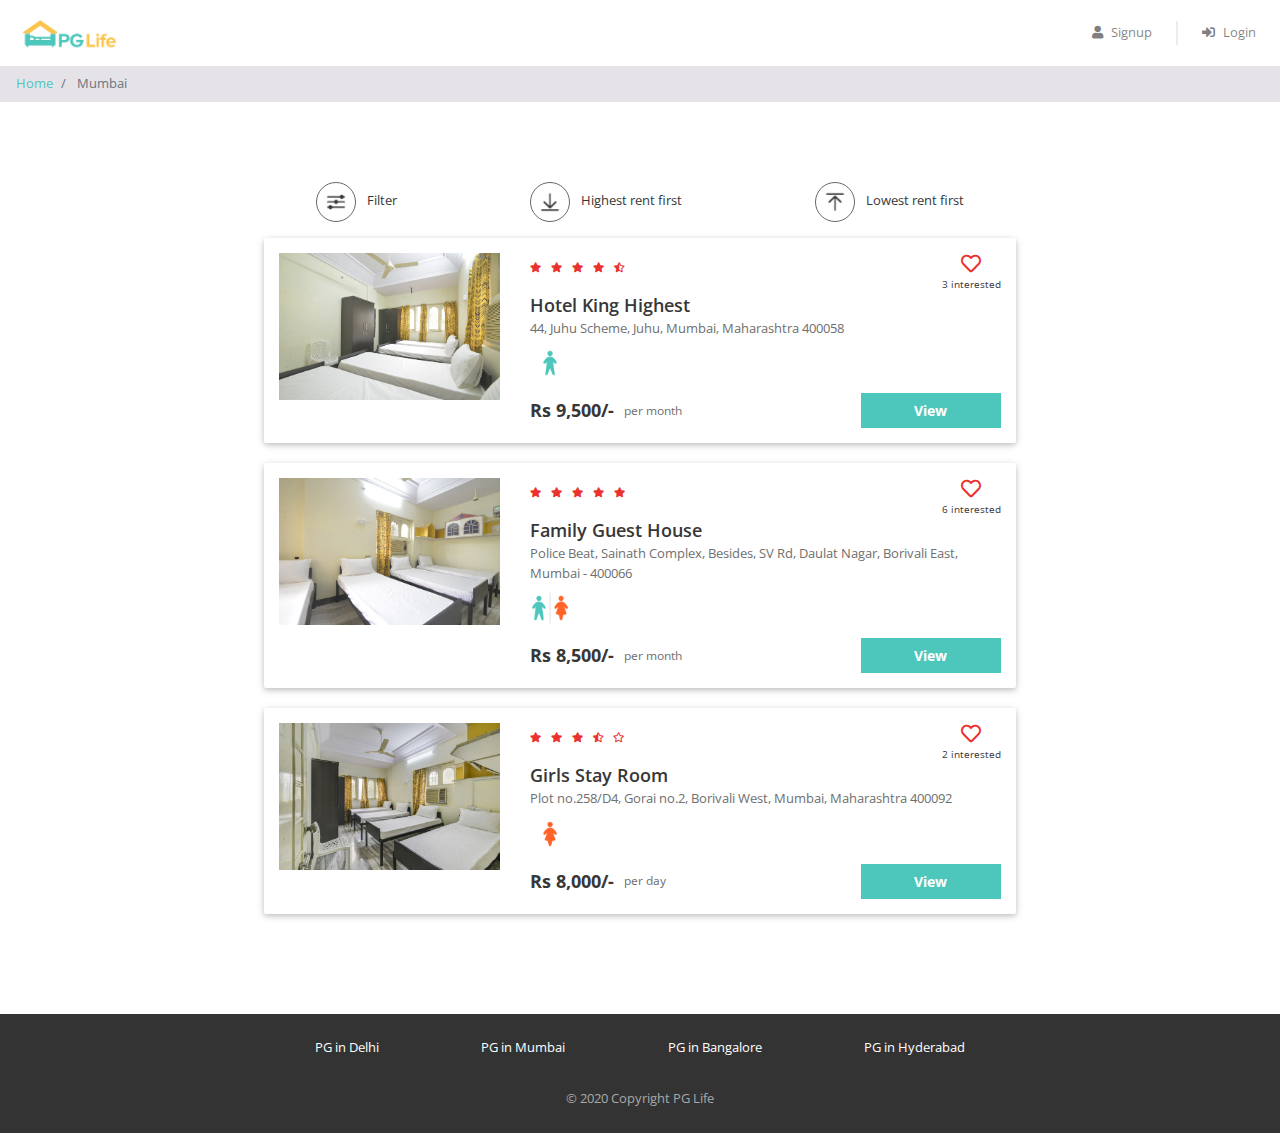
<file: property_list.html>
<!DOCTYPE html>
<html lang="en">

<head>
    <meta name="viewport" content="width=device-width, initial-scale=1">
    <title>Best Room in Mumbai | OYO Life</title>

    <link href="css/bootstrap.min.css" rel="stylesheet" />
    <link href="https://use.fontawesome.com/releases/v5.11.2/css/all.css" rel="stylesheet" />
    <link href="https://fonts.googleapis.com/css2?family=Open+Sans:ital,wght@0,300;0,400;0,600;0,700;0,800;1,300;1,400;1,600;1,700;1,800&display=swap" rel="stylesheet" />
    <link href="css/common.css" rel="stylesheet" />
    <link href="css/property_list.css" rel="stylesheet" />
</head>

<body>
    <div class="header sticky-top">
        <nav class="navbar navbar-expand-md navbar-light">
            <a class="navbar-brand" href="index.html">
                <img src="img/logo.png" />
            </a>
            <button class="navbar-toggler" type="button" data-toggle="collapse" data-target="#my-navbar">
                <span class="navbar-toggler-icon"></span>
            </button>

            <div class="collapse navbar-collapse justify-content-end" id="my-navbar">
                <ul class="navbar-nav">
                    <li class="nav-item">
                        <a class="nav-link" href="#" data-toggle="modal" data-target="#signup-modal">
                            <i class="fas fa-user"></i>Signup
                        </a>
                    </li>
                    <div class="nav-vl"></div>
                    <li class="nav-item">
                        <a class="nav-link" href="#" data-toggle="modal" data-target="#login-modal">
                            <i class="fas fa-sign-in-alt"></i>Login
                        </a>
                    </li>
                </ul>
            </div>
        </nav>
    </div>

    <div id="loading">
    </div>

    <nav aria-label="breadcrumb">
        <ol class="breadcrumb py-2">
            <li class="breadcrumb-item">
                <a href="index.html">Home</a>
            </li>
            <li class="breadcrumb-item active" aria-current="page">
                Mumbai
            </li>
        </ol>
    </nav>

    <div class="page-container">
        <div class="filter-bar row justify-content-around">
            <div class="col-auto" data-toggle="modal" data-target="#filter-modal">
                <img src="img/filter.png" alt="filter" />
                <span>Filter</span>
            </div>
            <div class="col-auto">
                <img src="img/desc.png" alt="sort-desc" />
                <span>Highest rent first</span>
            </div>
            <div class="col-auto">
                <img src="img/asc.png" alt="sort-asc" />
                <span>Lowest rent first</span>
            </div>
        </div>

        
        <div class="property-card row">
            <div class="image-container col-md-4">
                <img src="img/properties/1/1d4f0757fdb86d5f.jpg" />
            </div>
            <div class="content-container col-md-8">
                <div class="row no-gutters justify-content-between">
                    <div class="star-container" title="4.5">
                        <i class="fas fa-star"></i>
                        <i class="fas fa-star"></i>
                        <i class="fas fa-star"></i>
                        <i class="fas fa-star"></i>
                        <i class="fas fa-star-half-alt"></i>
                    </div>
                    <div class="interested-container">
                        <i class="far fa-heart"></i>
                        <div class="interested-text">3 interested</div>
                    </div>
                </div>
                <div class="detail-container">
                    <div class="property-name"> Hotel King Highest</div>
                    <div class="property-address">44, Juhu Scheme, Juhu, Mumbai, Maharashtra 400058</div>
                    <div class="property-gender">
                        <img src="img/male.png" />
                    </div>
                </div>
                <div class="row no-gutters">
                    <div class="rent-container col-6">
                        <div class="rent">Rs 9,500/-</div>
                        <div class="rent-unit">per month</div>
                    </div>
                    <div class="button-container col-6">
                        <a href="kingproperty_detail.html" class="btn btn-primary">View</a>
                    </div>
                </div>
            </div>
        </div>

        <div class="property-card row">
            <div class="image-container col-md-4">
                <img src="img/properties/1/eace7b9114fd6046.jpg" />
            </div>
            <div class="content-container col-md-8">
                <div class="row no-gutters justify-content-between">
                    <div class="star-container" title="4.8">
                        <i class="fas fa-star"></i>
                        <i class="fas fa-star"></i>
                        <i class="fas fa-star"></i>
                        <i class="fas fa-star"></i>
                        <i class="fas fa-star"></i>
                    </div>
                    <div class="interested-container">
                        <i class="far fa-heart"></i>
                        <div class="interested-text">6 interested</div>
                    </div>
                </div>
                <div class="detail-container">
                    <div class="property-name">Family Guest House</div>
                    <div class="property-address">Police Beat, Sainath Complex, Besides, SV Rd, Daulat Nagar, Borivali East, Mumbai - 400066</div>
                    <div class="property-gender">
                        <img src="img/unisex.png" />
                    </div>
                </div>
                <div class="row no-gutters">
                    <div class="rent-container col-6">
                        <div class="rent">Rs 8,500/-</div>
                        <div class="rent-unit">per month</div>
                    </div>
                    <div class="button-container col-6">
                        <a href="fam2property_detail.html" class="btn btn-primary">View</a>
                    </div>
                </div>
            </div>
        </div>

        <div class="property-card row">
            <div class="image-container col-md-4">
                <img src="img/properties/1/46ebbb537aa9fb0a.jpg" />
            </div>
            <div class="content-container col-md-8">
                <div class="row no-gutters justify-content-between">
                    <div class="star-container" title="3.5">
                        <i class="fas fa-star"></i>
                        <i class="fas fa-star"></i>
                        <i class="fas fa-star"></i>
                        <i class="fas fa-star-half-alt"></i>
                        <i class="far fa-star"></i>
                    </div>
                    <div class="interested-container">
                        <i class="far fa-heart"></i>
                        <div class="interested-text">2 interested</div>
                    </div>
                </div>
                <div class="detail-container">
                    <div class="property-name"> Girls Stay Room</div>
                    <div class="property-address">Plot no.258/D4, Gorai no.2, Borivali West, Mumbai, Maharashtra 400092</div>
                    <div class="property-gender">
                        <img src="img/female.png" />
                    </div>
                </div>
                <div class="row no-gutters">
                    <div class="rent-container col-6">
                        <div class="rent">Rs 8,000/-</div>
                        <div class="rent-unit">per day</div>
                    </div>
                    <div class="button-container col-6">
                        <a href="girlproparty_detail.html" class="btn btn-primary">View</a>
                    </div>
                </div>
            </div>
        </div>
    </div>

    <div class="modal fade" id="filter-modal" tabindex="-1" role="dialog" aria-labelledby="filter-heading" aria-hidden="true">
        <div class="modal-dialog modal-dialog-centered" role="document">
            <div class="modal-content">
                <div class="modal-header">
                    <h3 class="modal-title" id="filter-heading">Filters</h3>
                    <button type="button" class="close" data-dismiss="modal" aria-label="Close">
                        <span aria-hidden="true">&times;</span>
                    </button>
                </div>

                <div class="modal-body">
                    <h5>Gender</h5>
                    <hr />
                    <div>
                        <button class="btn btn-outline-dark btn-active">
                            No Filter
                        </button>
                        <button class="btn btn-outline-dark">
                            <i class="fas fa-venus-mars"></i>Unisex
                        </button>
                        <button class="btn btn-outline-dark">
                            <i class="fas fa-mars"></i>Male
                        </button>
                        <button class="btn btn-outline-dark">
                            <i class="fas fa-venus"></i>Female
                        </button>
                    </div>
                </div>

                <div class="modal-footer">
                    <button data-dismiss="modal" class="btn btn-success">Okay</button>
                </div>
            </div>
        </div>
    </div>

    <div class="modal fade" id="signup-modal" tabindex="-1" role="dialog" aria-labelledby="signup-heading" aria-hidden="true">
        <div class="modal-dialog" role="document">
            <div class="modal-content">
                <div class="modal-header">
                    <h5 class="modal-title" id="signup-heading">Signup with PGLife</h5>
                    <button type="button" class="close" data-dismiss="modal" aria-label="Close">
                        <span aria-hidden="true">&times;</span>
                    </button>
                </div>

                <div class="modal-body">
                    <form id="signup-form" class="form" role="form">
                        <div class="input-group form-group">
                            <div class="input-group-prepend">
                                <span class="input-group-text">
                                    <i class="fas fa-user"></i>
                                </span>
                            </div>
                            <input type="text" class="form-control" name="full_name" placeholder="Full Name" maxlength="30" required>
                        </div>

                        <div class="input-group form-group">
                            <div class="input-group-prepend">
                                <span class="input-group-text">
                                    <i class="fas fa-phone-alt"></i>
                                </span>
                            </div>
                            <input type="text" class="form-control" name="phone" placeholder="Phone Number" maxlength="10" minlength="10" required>
                        </div>

                        <div class="input-group form-group">
                            <div class="input-group-prepend">
                                <span class="input-group-text">
                                    <i class="fas fa-envelope"></i>
                                </span>
                            </div>
                            <input type="email" class="form-control" name="email" placeholder="Email" required>
                        </div>

                        <div class="input-group form-group">
                            <div class="input-group-prepend">
                                <span class="input-group-text">
                                    <i class="fas fa-lock"></i>
                                </span>
                            </div>
                            <input type="password" class="form-control" name="password" placeholder="Password" minlength="6" required>
                        </div>

                        <div class="input-group form-group">
                            <div class="input-group-prepend">
                                <span class="input-group-text">
                                    <i class="fas fa-university"></i>
                                </span>
                            </div>
                            <input type="text" class="form-control" name="college_name" placeholder="College Name" maxlength="150" required>
                        </div>

                        <div class="form-group">
                            <span>I'm a</span>
                            <input type="radio" class="ml-3" id="gender-male" name="gender" value="male" /> Male
                            <label for="gender-male">
                            </label>
                            <input type="radio" class="ml-3" id="gender-female" name="gender" value="female" />
                            <label for="gender-female">
                                Female
                            </label>
                        </div>

                        <div class="form-group">
                            <button type="submit" class="btn btn-block btn-primary">Create Account</button>
                        </div>
                    </form>
                </div>

                <div class="modal-footer">
                    <span>Already have an account?
                        <a href="#" data-dismiss="modal" data-toggle="modal" data-target="#login-modal">Login</a>
                    </span>
                </div>
            </div>
        </div>
    </div>

    <div class="modal fade" id="login-modal" tabindex="-1" role="dialog" aria-labelledby="login-heading" aria-hidden="true">
        <div class="modal-dialog modal-dialog-centered" role="document">
            <div class="modal-content">
                <div class="modal-header">
                    <h5 class="modal-title" id="login-heading">Login with PGLife</h5>
                    <button type="button" class="close" data-dismiss="modal" aria-label="Close">
                        <span aria-hidden="true">&times;</span>
                    </button>
                </div>

                <div class="modal-body">
                    <form id="login-form" class="form" role="form">
                        <div class="input-group form-group">
                            <div class="input-group-prepend">
                                <span class="input-group-text">
                                    <i class="fas fa-user"></i>
                                </span>
                            </div>
                            <input type="email" class="form-control" name="email" placeholder="Email" required>
                        </div>

                        <div class="input-group form-group">
                            <div class="input-group-prepend">
                                <span class="input-group-text">
                                    <i class="fas fa-lock"></i>
                                </span>
                            </div>
                            <input type="password" class="form-control" name="password" placeholder="Password" minlength="6" required>
                        </div>

                        <div class="form-group">
                            <button type="submit" class="btn btn-block btn-primary">Login</button>
                        </div>
                    </form>
                </div>

                <div class="modal-footer">
                    <span>
                        <a href="#" data-dismiss="modal" data-toggle="modal" data-target="#signup-modal">Click here</a>
                        to register a new account
                    </span>
                </div>
            </div>
        </div>
    </div>

    <div class="footer">
        <div class="page-container footer-container">
            <div class="footer-cities">
                <div class="footer-city">
                    <a href="property_list.html">PG in Delhi</a>
                </div>
                <div class="footer-city">
                    <a href="property_list.html">PG in Mumbai</a>
                </div>
                <div class="footer-city">
                    <a href="property_list.html">PG in Bangalore</a>
                </div>
                <div class="footer-city">
                    <a href="property_list.html">PG in Hyderabad</a>
                </div>
            </div>
            <div class="footer-copyright">© 2020 Copyright PG Life </div>
        </div>
    </div>

    <script type="text/javascript" src="js/jquery.js"></script>
    <script type="text/javascript" src="js/bootstrap.min.js"></script>
</body>

</html>
</file>
<file: css/common.css>
* {
    box-sizing: border-box;
    font-family: 'Open Sans', sans-serif;
}

body {
    color: #373737;
    font-size: 16px;
    position: relative;
}

h1,
h2,
h3,
h4,
h5,
h6 {
    font-weight: 600;
}

h1 {
    font-size: 36px;
    margin-bottom: 40px;
}

@media (max-width: 768px) {
    h1 {
        font-size: 28px;
    }
}

h3 {
    font-size: 24px;
    margin-bottom: 12px;
}

h5 {
    font-size: 16px;
    margin-bottom: 10px;
}

.btn-primary,
.btn-warning,
.btn-danger {
    color: white;
    font-weight: bold;
}

.input-group .input-group-text i {
    width: 14px;
}

input[type="radio"] {
    position: relative;
    top: 1px;
}

.breadcrumb {
    background-color: #e5e3e8;
    font-size: 13px;
    border-radius: 0px;
    margin-bottom: 0px;
}

.container {
    max-width: 920px;
    padding: 0px 20px;
}

.page-container {
    max-width: 800px;
    padding: 80px 24px;
    margin: auto;
}

@media (max-width: 768px) {
    .page-container {
        padding: 64px 24px;
    }
}

.white {
    color: #ffffff;
}

#loading {
    display: none;
    background-color: #666666;
    background-image: url("../img/progress_spinner.gif");
    background-repeat: no-repeat;
    background-position: center;
    opacity: 0.4;
    position: fixed;
    top: 0px;
    right: 0px;
    width: 100%;
    height: 100%;
    z-index: 10000000;
}

/* Login Modal */
#login-modal .modal-dialog {
    width: 350px;
    margin: auto;
}

.modal-footer {
    background-color: #f4f4f4;
    justify-content: center;
}

/* Header */
.header {
    background-color: white;
    font-size: 13px;
}

.header .navbar .navbar-brand img {
    height: 40px;
}

.header .navbar .nav-item i {
    margin-right: 8px;
}

.header .nav-vl {
    border-left: 2px solid #d6d6d678;
    height: 24px;
    margin: auto 16px;
    display: block;
}

@media(max-width:768px) {
    .header .nav-vl {
        display: none;
    }
}

.header .nav-name {
    font-weight: bold;
    margin: auto 16px;
}

@media(max-width:768px) {
    .header .nav-name {
        margin: 8px 0px
    }
}

/* Footer */
.footer {
    background-color: #333333;
    font-size: 13px;
}

.footer-container {
    padding: 24px;
}

.footer-cities {
    display: flex;
    flex-wrap: wrap;
    justify-content: space-around;
}

.footer-city {
    margin-bottom: 8px;
    text-align: center;
}

@media(max-width:768px) {
    .footer-city {
        width: 100%;
    }
}

.footer-city a {
    color: #ffffff;
}

.footer-copyright {
    color: #a9a9a9;
    text-align: center;
    padding-top: 24px;
}
</file>
<file: css/home.css>
.banner-container {
    background-image: url("../img/bg.png");
    background-attachment: fixed;
    box-shadow: inset 0 0 0 2000px #1c1c1c7a;
    text-align: center;
    padding: 160px 15px;
}

@media (max-width: 768px) {
    .banner-container {
        padding: 100px 15px;
    }
}

.city-search {
    max-width: 530px;
    margin: auto;
    position: relative;
}

.city-heading {
    text-align: center;
}

.city-card-container {
    text-align: center;
    margin-top: 20px;
}

.city-card {
    background-color: #ffffff;
    box-shadow: 0 2px 5px 0 rgba(0, 0, 0, 0.16), 0 2px 10px 0 rgba(0, 0, 0, 0.12);
    display: inline-block;
    padding: 20px;
}

.city-card:focus,
.city-card:hover {
    box-shadow: 0 5px 11px 0 rgba(0, 0, 0, 0.18), 0 4px 15px 0 rgba(0, 0, 0, 0.15);
}

.city-img {
    height: 100px;
    width: 100px;
}
</file>
<file: css/property_list.css>
.filter-bar > div {
    cursor: pointer;
    font-size: 13px;
    text-align: center;
    margin-bottom: 16px;
}

.filter-bar img {
    width: 40px;
    height: 40px;
    border-radius: 40px;
    border: 1px solid #646870;
    padding: 6px;
    margin-right: 8px;
}

@media (max-width: 768px) {
    .filter-bar img {
        display: block;
        margin: 0px auto 4px;
    }
}

.property-card {
    background-color: #ffffff;
    border-radius: 2px;
    padding: 15px 0px;
    margin: 0px auto 20px;
    box-shadow: 0 2px 5px 0 rgba(0, 0, 0, 0.16), 0 2px 10px 0 rgba(0, 0, 0, 0.12);
}

.property-card:focus,
.property-card:hover {
    box-shadow: 0 5px 11px 0 rgba(0, 0, 0, 0.18), 0 4px 15px 0 rgba(0, 0, 0, 0.15);
}

.image-container {
    text-align: center;
}

@media (max-width: 768px) {
    .image-container {
        padding-bottom: 12px;
    }
}

.image-container img {
    width: 100%;
    max-width: 300px;
}

.star-container i {
    color: #EA322E;
    font-size: 10px;
    margin-right: 6px;
}

.interested-container {
    text-align: center;
}

.interested-container i {
    color: #EA322E;
    font-size: 20px;
    cursor: pointer;
}

.interested-text {
    font-size: 10px;
}

.detail-container {
    padding-bottom: 10px;
}

.property-name {
    font-size: 18px;
    font-weight: 600;
}

.property-address {
    color: #6f6f6f;
    font-size: 13px;
    padding-bottom: 5px;
}

.property-gender img {
    width: 40px;
}

.rent-container {
    display: flex;
    align-items: center;
}

.rent {
    font-size: 18px;
    font-weight: bold;
    padding-right: 10px;
}

.rent-unit {
    color: #6f6f6f;
    font-size: 12px;
}

.button-container .btn {
    font-size: 14px;
    border-radius: 0px;
    width: 140px;
    float: right;
}

/* No Property */
.no-property-container {
    margin: 96px auto 144px;
}

.no-property-container p {
    font-size: 24px;
    text-align: center;
}

/* Filter Modal */
#filter-modal .modal-dialog {
    max-width: 600px;
}

#filter-modal .modal-body h5 {
    color: #777777;
}

#filter-modal .modal-body hr {
    margin: 4px 0px;
}

#filter-modal .modal-body button {
    font-size: 14px;
    width: 100px;
    margin: 16px;
}

#filter-modal .modal-body .btn-active {
    color: #fff;
    background-color: #343a40;
}

#filter-modal .modal-body button i {
    margin-right: 8px;
}

#filter-modal .modal-footer button {
    width: 120px;
}
</file>
<file: css/dashboard.css>
@media (max-width: 768px) {
    .profile-img-container {
        text-align: center;
        padding-bottom: 32px;
    }
}

.profile-img {
    color: #7d7d7d;
    font-size: 75px;
    text-align: center;
    border: 1px solid #e4e4e4;
    border-radius: 50%;
    height: 100px;
    width: 100px;
    line-height: 100px;
}

.profile .name {
    font-weight: bold;
}

.edit-profile {
    font-size: 10px;
    text-decoration: underline;
    cursor: pointer;
}

.my-interested-properties {
    background-color: #fcfaf7;
}

.property-card {
    background-color: #ffffff;
    border-radius: 2px;
    padding: 15px 0px;
    margin: 20px auto;
    box-shadow: 0 2px 5px 0 rgba(0, 0, 0, 0.16), 0 2px 10px 0 rgba(0, 0, 0, 0.12);
}

.property-card:focus,
.property-card:hover {
    box-shadow: 0 5px 11px 0 rgba(0, 0, 0, 0.18), 0 4px 15px 0 rgba(0, 0, 0, 0.15);
}

.image-container {
    text-align: center;
}

@media (max-width: 768px) {
    .image-container {
        padding-bottom: 12px;
    }
}

.image-container img {
    width: 100%;
    max-width: 300px;
}

.star-container i {
    color: #EA322E;
    font-size: 10px;
    margin-right: 6px;
}

.interested-container {
    text-align: center;
    padding: 8px 16px;
}

.interested-container i {
    color: #EA322E;
    font-size: 20px;
    cursor: pointer;
}

.interested-text {
    font-size: 10px;
}

.detail-container {
    padding-bottom: 10px;
}

.property-name {
    font-size: 18px;
    font-weight: 600;
}

.property-address {
    color: #6f6f6f;
    font-size: 13px;
    padding-bottom: 5px;
}

.property-gender img {
    width: 40px;
}

.rent-container {
    display: flex;
    align-items: center;
}

.rent {
    font-size: 18px;
    font-weight: bold;
    padding-right: 10px;
}

.rent-unit {
    color: #6f6f6f;
    font-size: 12px;
}

.button-container .btn {
    font-size: 14px;
    border-radius: 0px;
    width: 140px;
    float: right;
}
</file>
<file: css/property_detail.css>
.carousel img {
    height: 300px;
    object-fit: cover;
}

.property-summary {
    padding: 24px;
}

.property-amenities,
.property-rating {
    background-color: #fcfaf7;
}

.star-container i {
    color: #EA322E;
    font-size: 12px;
    margin-right: 6px;
}

.interested-container {
    text-align: center;
    padding-right: 42px;
}

@media (max-width: 768px) {
    .interested-container {
        padding-right: 0px;
    }
}

.interested-container i {
    color: #EA322E;
    font-size: 20px;
    cursor: pointer;
}

.interested-text {
    font-size: 10px;
}

.detail-container {
    padding-bottom: 10px;
}

.property-name {
    font-size: 36px;
    font-weight: 600;
}

@media (max-width: 768px) {
    .property-name {
        font-size: 24px;
    }
}

.property-address {
    color: #6f6f6f;
    font-size: 16px;
    padding-bottom: 5px;
}

.property-gender img {
    width: 40px;
}

.rent-container {
    display: flex;
    align-items: center;
}

.rent {
    font-size: 24px;
    font-weight: bold;
    padding-right: 10px;
}

@media (max-width: 768px) {
    .rent {
        font-size: 18px;
    }
}

.rent-unit {
    color: #6f6f6f;
    font-size: 12px;
}

.button-container .btn {
    font-size: 14px;
    border-radius: 0px;
    width: 140px;
    float: right;
}

@media (max-width: 768px) {
    .property-amenities .row>div {
        padding-bottom: 24px;
    }
}

.amenity-container {
    margin: 8px 0px;
}

.amenity-container img {
    height: 20px;
    margin-top: -4px;
    margin-right: 4px;
}

.rating-criteria {
    margin: 28px 0px;
}

.rating-criteria-icon {
    width: 14px;
}

.rating-criteria-text {
    margin-left: 8px;
}

.rating-criteria-star-container {
    margin-top: -2px;
}

.rating-criteria-star-container i {
    color: #66C2BD;
    font-size: 12px;
}

.rating-circle {
    background-color: #66C2BD;
    color: white;
    text-align: center;
    height: 160px;
    width: 160px;
    border-radius: 50%;
    padding-top: 32px;
    margin: auto;
}

.total-rating {
    font-size: 40px;
}

.rating-circle-star-container {
    font-size: 12px;
}

.testimonial-block {
    background-color: #fcfaf7;
    padding: 0px 160px 24px;
    margin-top: 80px;
}

@media (max-width: 768px) {
    .testimonial-block {
        padding: 0px 24px 24px;
    }
}

.testimonial-image-container {
    text-align: center;
}

.testimonial-img {
    width: 100px;
    border-radius: 50%;
    position: relative;
    top: -40px;
}

.testimonial-text {
    color: #777777;
    text-align: center;
    position: relative;
}

.testimonial-text i {
    font-size: 20px;
    position: absolute;
    left: 0px;
    top: 0px;
}

.testimonial-text p {
    text-indent: 20px;
}

.testimonial-name {
    color: #2F2E2E;
    text-align: right;
    font-weight: bold;
    margin-top: 12px;
}
</file>
